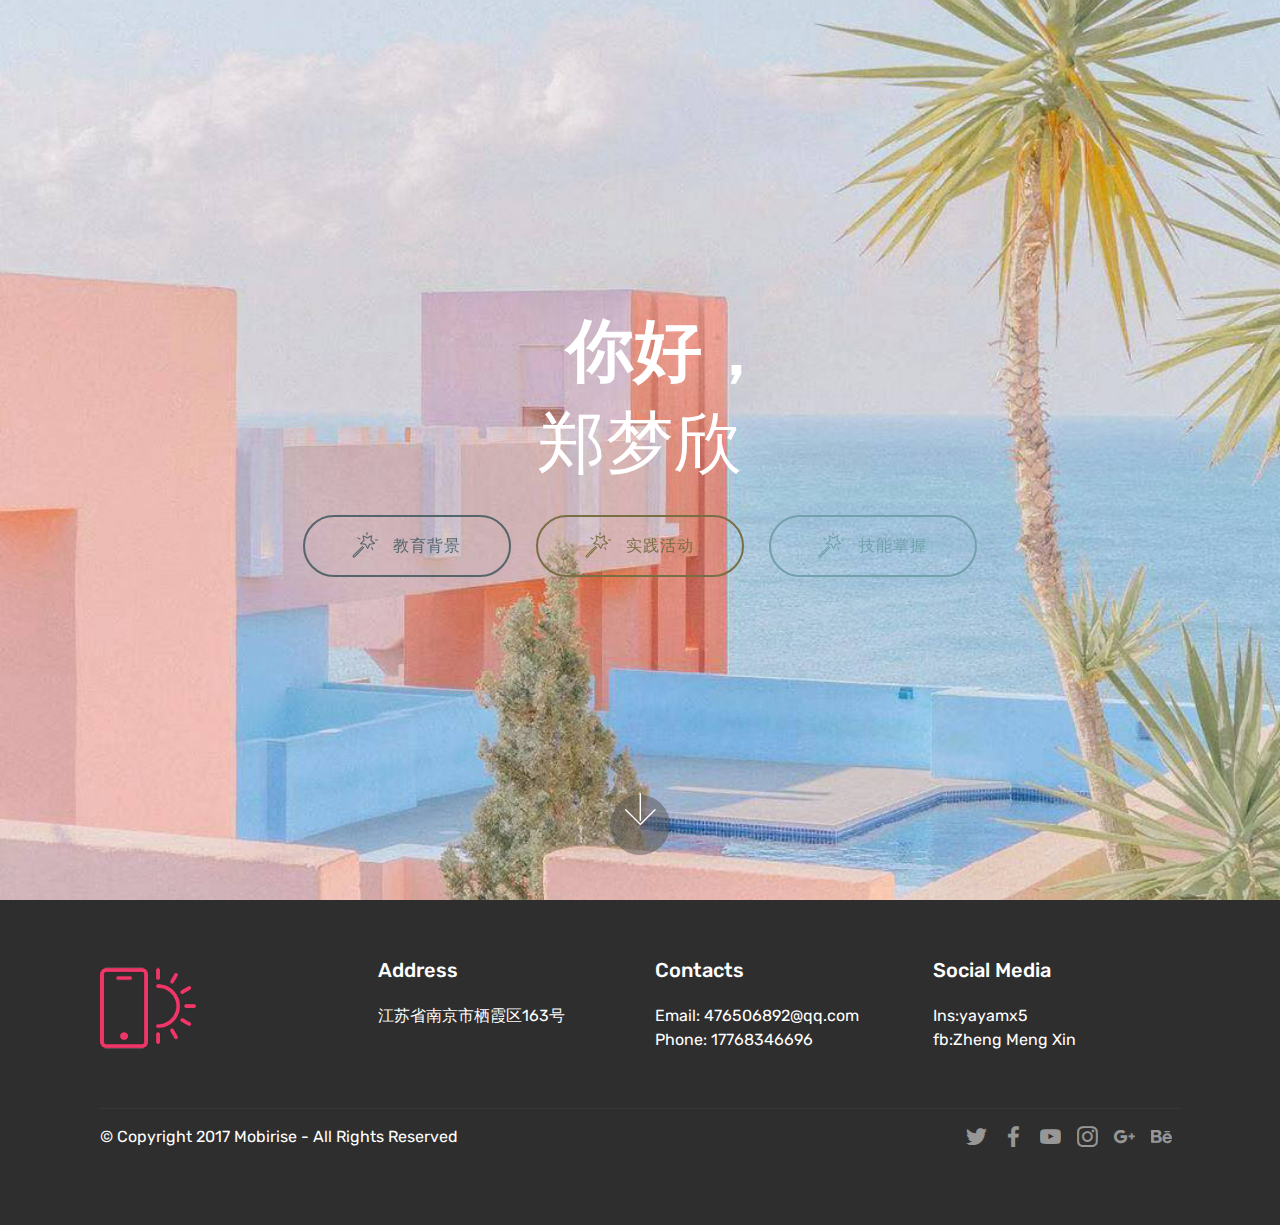
<file: index.html>
<!DOCTYPE html>
<html  >
<head>
  <!-- Site made with Mobirise Website Builder v4.10.15, https://mobirise.com -->
  <meta charset="UTF-8">
  <meta http-equiv="X-UA-Compatible" content="IE=edge">
  <meta name="generator" content="Mobirise v4.10.15, mobirise.com">
  <meta name="viewport" content="width=device-width, initial-scale=1, minimum-scale=1">
  <link rel="shortcut icon" href="assets/images/logo4.png" type="image/x-icon">
  <meta name="description" content="">
  
  <title>Home</title>
  <link rel="stylesheet" href="assets/web/assets/mobirise-icons/mobirise-icons.css">
  <link rel="stylesheet" href="assets/bootstrap/css/bootstrap.min.css">
  <link rel="stylesheet" href="assets/bootstrap/css/bootstrap-grid.min.css">
  <link rel="stylesheet" href="assets/bootstrap/css/bootstrap-reboot.min.css">
  <link rel="stylesheet" href="assets/tether/tether.min.css">
  <link rel="stylesheet" href="assets/socicon/css/styles.css">
  <link rel="stylesheet" href="assets/theme/css/style.css">
  <link rel="preload" as="style" href="assets/mobirise/css/mbr-additional.css"><link rel="stylesheet" href="assets/mobirise/css/mbr-additional.css" type="text/css">
  
  
  
</head>
<body>
  <section class="cid-qTkA127IK8 mbr-fullscreen mbr-parallax-background" id="header2-1">

    

    

    <div class="container align-center">
        <div class="row justify-content-md-center">
            <div class="mbr-white col-md-10">
                <h1 class="mbr-section-title mbr-bold pb-3 mbr-fonts-style display-1">&nbsp; &nbsp; 你好，</h1>
                
                <p class="mbr-text pb-3 mbr-fonts-style display-1">郑梦欣</p>
                <div class="mbr-section-btn"><a class="btn btn-md btn-warning-outline display-4" href="page1.html#counters5-f" target="_blank"><span class="mbri-magic-stick mbr-iconfont mbr-iconfont-btn"></span>教育背景</a>
                    <a class="btn btn-md btn-danger-outline display-4" href="page2.html" target="_blank"><span class="mbri-magic-stick mbr-iconfont mbr-iconfont-btn"></span>实践活动</a>  <a class="btn btn-md btn-info-outline display-4" href="page3.html" target="_blank"><span class="mbri-magic-stick mbr-iconfont mbr-iconfont-btn"></span>技能掌握</a></div>
            </div>
        </div>
    </div>
    <div class="mbr-arrow hidden-sm-down" aria-hidden="true">
        <a href="#next">
            <i class="mbri-down mbr-iconfont"></i>
        </a>
    </div>
</section>

<section class="engine"><a href="https://mobirise.info/j">website templates</a></section><section class="cid-qTkAaeaxX5" id="footer1-2">

    

    

    <div class="container">
        <div class="media-container-row content text-white">
            <div class="col-12 col-md-3">
                <div class="media-wrap">
                    <a href="https://mobirise.com/">
                        <img src="assets/images/logo2.png" alt="Mobirise">
                    </a>
                </div>
            </div>
            <div class="col-12 col-md-3 mbr-fonts-style display-7">
                <h5 class="pb-3">
                    Address
                </h5>
                <p class="mbr-text">江苏省南京市栖霞区163号</p>
            </div>
            <div class="col-12 col-md-3 mbr-fonts-style display-7">
                <h5 class="pb-3">
                    Contacts
                </h5>
                <p class="mbr-text">
                    Email: 476506892@qq.com
                    <br>Phone: 17768346696<br><br></p>
            </div>
            <div class="col-12 col-md-3 mbr-fonts-style display-7">
                <h5 class="pb-3">Social Media</h5>
                <p class="mbr-text">Ins:yayamx5<br>fb:Zheng Meng Xin</p>
            </div>
        </div>
        <div class="footer-lower">
            <div class="media-container-row">
                <div class="col-sm-12">
                    <hr>
                </div>
            </div>
            <div class="media-container-row mbr-white">
                <div class="col-sm-6 copyright">
                    <p class="mbr-text mbr-fonts-style display-7">
                        © Copyright 2017 Mobirise - All Rights Reserved
                    </p>
                </div>
                <div class="col-md-6">
                    <div class="social-list align-right">
                        <div class="soc-item">
                            <a href="https://twitter.com/mobirise" target="_blank">
                                <span class="socicon-twitter socicon mbr-iconfont mbr-iconfont-social"></span>
                            </a>
                        </div>
                        <div class="soc-item">
                            <a href="https://www.facebook.com/pages/Mobirise/1616226671953247" target="_blank">
                                <span class="socicon-facebook socicon mbr-iconfont mbr-iconfont-social"></span>
                            </a>
                        </div>
                        <div class="soc-item">
                            <a href="https://www.youtube.com/c/mobirise" target="_blank">
                                <span class="socicon-youtube socicon mbr-iconfont mbr-iconfont-social"></span>
                            </a>
                        </div>
                        <div class="soc-item">
                            <a href="https://instagram.com/mobirise" target="_blank">
                                <span class="socicon-instagram socicon mbr-iconfont mbr-iconfont-social"></span>
                            </a>
                        </div>
                        <div class="soc-item">
                            <a href="https://plus.google.com/u/0/+Mobirise" target="_blank">
                                <span class="socicon-googleplus socicon mbr-iconfont mbr-iconfont-social"></span>
                            </a>
                        </div>
                        <div class="soc-item">
                            <a href="https://www.behance.net/Mobirise" target="_blank">
                                <span class="socicon-behance socicon mbr-iconfont mbr-iconfont-social"></span>
                            </a>
                        </div>
                    </div>
                </div>
            </div>
        </div>
    </div>
</section>


  <script src="assets/web/assets/jquery/jquery.min.js"></script>
  <script src="assets/popper/popper.min.js"></script>
  <script src="assets/bootstrap/js/bootstrap.min.js"></script>
  <script src="assets/tether/tether.min.js"></script>
  <script src="assets/smoothscroll/smooth-scroll.js"></script>
  <script src="assets/parallax/jarallax.min.js"></script>
  <script src="assets/theme/js/script.js"></script>
  
  
</body>
</html>
</file>
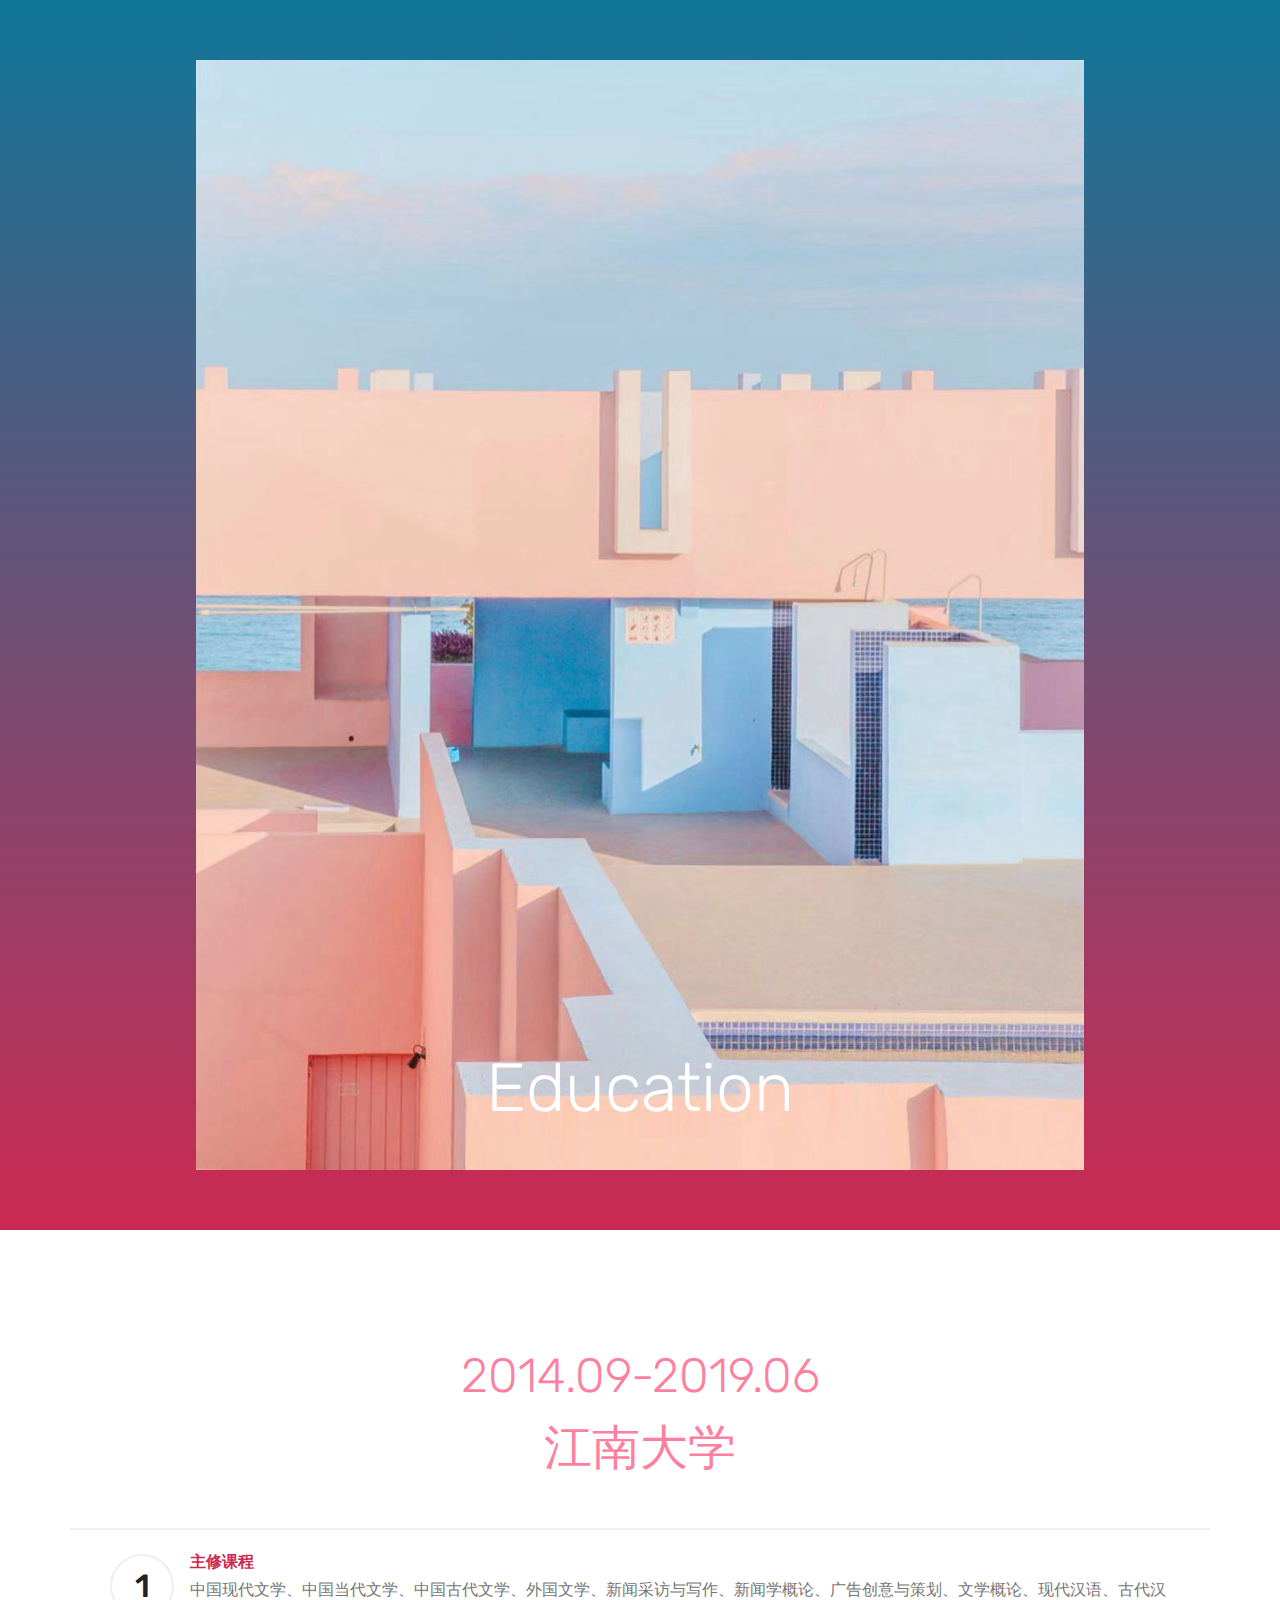
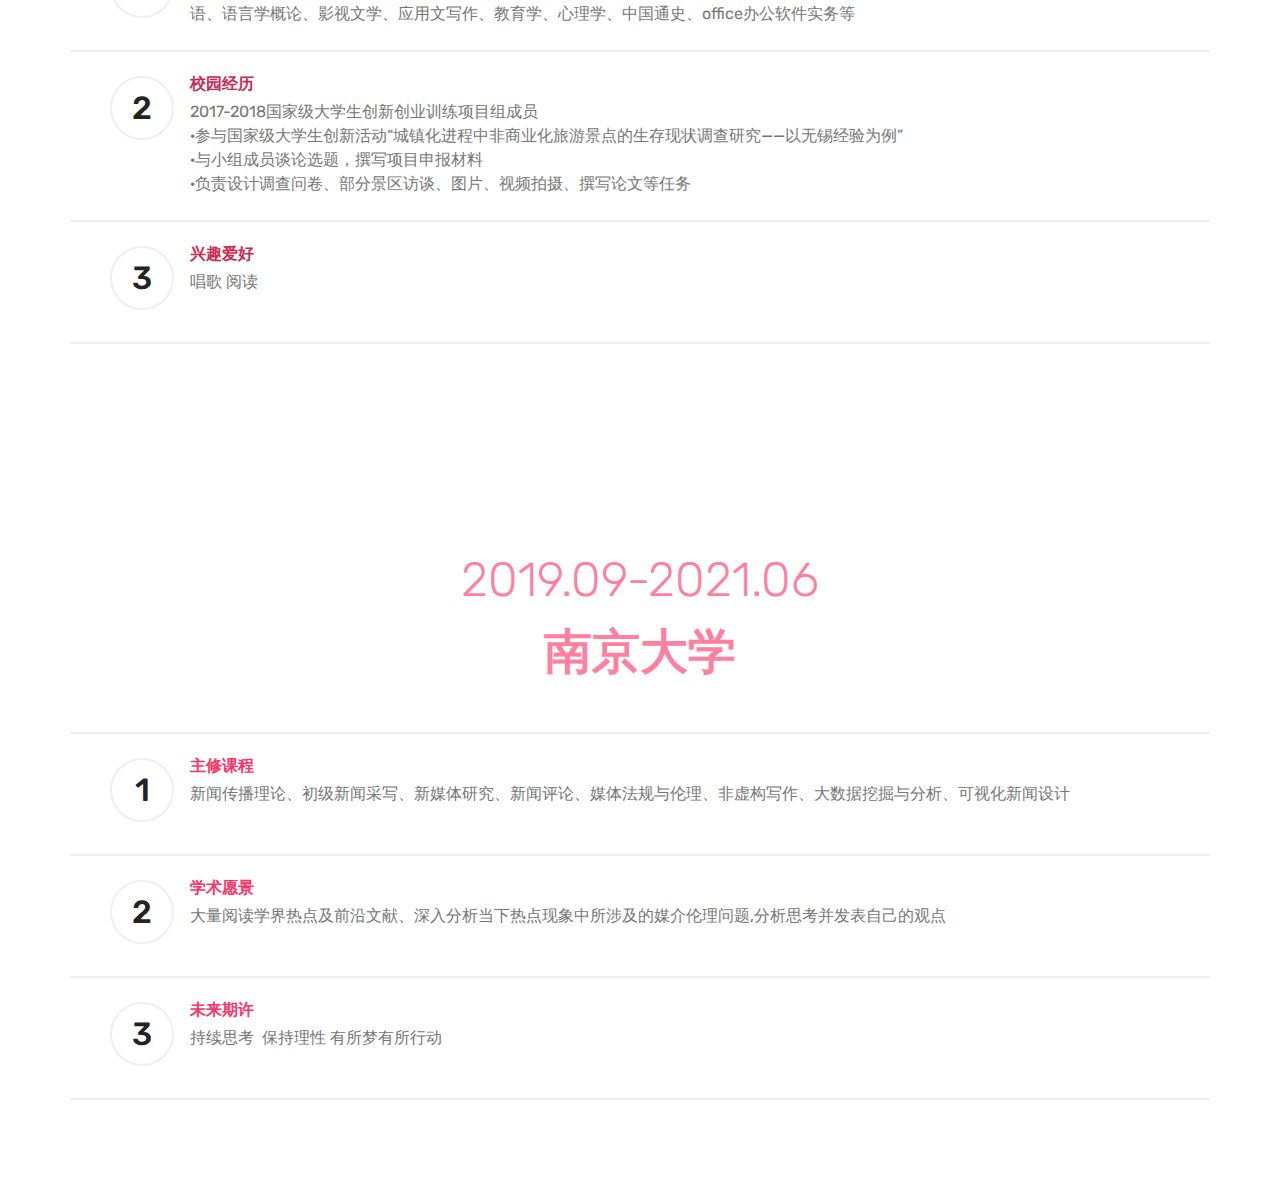
<file: page1.html>
<!DOCTYPE html>
<html  >
<head>
  <!-- Site made with Mobirise Website Builder v4.10.15, https://mobirise.com -->
  <meta charset="UTF-8">
  <meta http-equiv="X-UA-Compatible" content="IE=edge">
  <meta name="generator" content="Mobirise v4.10.15, mobirise.com">
  <meta name="viewport" content="width=device-width, initial-scale=1, minimum-scale=1">
  <link rel="shortcut icon" href="assets/images/logo4.png" type="image/x-icon">
  <meta name="description" content="Web Builder Description">
  
  <title>Education background</title>
  <link rel="stylesheet" href="assets/bootstrap/css/bootstrap.min.css">
  <link rel="stylesheet" href="assets/bootstrap/css/bootstrap-grid.min.css">
  <link rel="stylesheet" href="assets/bootstrap/css/bootstrap-reboot.min.css">
  <link rel="stylesheet" href="assets/tether/tether.min.css">
  <link rel="stylesheet" href="assets/theme/css/style.css">
  <link rel="preload" as="style" href="assets/mobirise/css/mbr-additional.css"><link rel="stylesheet" href="assets/mobirise/css/mbr-additional.css" type="text/css">
  
  
  
</head>
<body>
  <section class="cid-rDrYHyZlzd" id="image3-e">

    

    <figure class="mbr-figure container">
            <div class="image-block" style="width: 80%;">
                <img src="assets/images/-20190929182416-1080x1350.jpg" width="1400" alt="Mobirise" title="">
                <figcaption class="mbr-figure-caption mbr-figure-caption-over">
                    <div class="container pb-5 mbr-white align-center mbr-fonts-style display-1">Education</div>
                </figcaption>
            </div>
    </figure>
</section>

<section class="engine"><a href="https://mobirise.info/g">build a site for free</a></section><section class="counters5 counters cid-rDrYOvChuv" id="counters5-f">

    

    

    <div class="container pt-4 mt-2">
        <h2 class="mbr-section-title pb-3 align-center mbr-fonts-style display-2">2014.09-2019.06</h2>
        <h3 class="mbr-section-subtitle pb-5 align-center mbr-fonts-style display-2">江南大学</h3>
        <div class="row justify-content-center">
            <div class="cards-block">
                <div class="cards-container">
                    <div class="card px-3 align-left col-12">
                        <div class="panel-item p-4 d-flex">
                            <div class="card-img pr-3">
                                <h3 class="img-text d-flex align-items-center justify-content-center">
                                    1
                                </h3>
                            </div>
                            <div class="card-text">
                                <h4 class="mbr-content-title mbr-bold mbr-fonts-style display-7">主修课程</h4>
                                <p class="mbr-content-text mbr-fonts-style display-7">中国现代文学、中国当代文学、中国古代文学、外国文学、新闻采访与写作、新闻学概论、广告创意与策划、文学概论、现代汉语、古代汉语、语言学概论、影视文学、应用文写作、教育学、心理学、中国通史、office办公软件实务等</p>
                            </div>
                        </div>
                    </div>
                    <div class="card px-3 align-left col-12">
                        <div class="panel-item p-4 d-flex">
                            <div class="card-img pr-3">
                                <h3 class="img-text d-flex align-items-center justify-content-center">
                                    2
                                </h3>
                            </div>
                            <div class="card-text">
                                <h4 class="mbr-content-title mbr-bold mbr-fonts-style display-7">校园经历</h4>
                                <p class="mbr-content-text mbr-fonts-style display-7">2017-2018国家级大学生创新创业训练项目组成员<br>·参与国家级大学生创新活动“城镇化进程中非商业化旅游景点的生存现状调查研究——以无锡经验为例”
<br>·与小组成员谈论选题，撰写项目申报材料
<br>·负责设计调查问卷、部分景区访谈、图片、视频拍摄、撰写论文等任务&nbsp;<br></p>
                            </div>
                        </div>
                    </div>
                    <div class="card px-3 align-left col-12">
                        <div class="panel-item p-4 d-flex">
                            <div class="card-img pr-3">
                                <h3 class="img-text d-flex align-items-center justify-content-center">
                                    3
                                </h3>
                            </div>
                            <div class="card-text">
                                <h4 class="mbr-content-title mbr-bold mbr-fonts-style display-7">兴趣爱好</h4>
                                <p class="mbr-content-text mbr-fonts-style display-7">唱歌 阅读&nbsp;<br><br></p>
                            </div>
                        </div>
                    </div>
                    
                </div>
            </div>
        </div>
    </div>
</section>

<section class="counters5 counters cid-rDs2XOZXiA" id="counters5-h">

    

    

    <div class="container pt-4 mt-2">
        <h2 class="mbr-section-title pb-3 align-center mbr-fonts-style display-2">2019.09-2021.06</h2>
        <h3 class="mbr-section-subtitle pb-5 align-center mbr-fonts-style display-2"><strong>南京大学</strong></h3>
        <div class="row justify-content-center">
            <div class="cards-block">
                <div class="cards-container">
                    <div class="card px-3 align-left col-12">
                        <div class="panel-item p-4 d-flex">
                            <div class="card-img pr-3">
                                <h3 class="img-text d-flex align-items-center justify-content-center">
                                    1
                                </h3>
                            </div>
                            <div class="card-text">
                                <h4 class="mbr-content-title mbr-bold mbr-fonts-style display-7">主修课程</h4>
                                <p class="mbr-content-text mbr-fonts-style display-7">新闻传播理论、初级新闻采写、新媒体研究、新闻评论、媒体法规与伦理、非虚构写作、大数据挖掘与分析、可视化新闻设计</p>
                            </div>
                        </div>
                    </div>
                    <div class="card px-3 align-left col-12">
                        <div class="panel-item p-4 d-flex">
                            <div class="card-img pr-3">
                                <h3 class="img-text d-flex align-items-center justify-content-center">
                                    2
                                </h3>
                            </div>
                            <div class="card-text">
                                <h4 class="mbr-content-title mbr-bold mbr-fonts-style display-7">学术愿景</h4>
                                <p class="mbr-content-text mbr-fonts-style display-7">大量阅读学界热点及前沿文献、深入分析当下热点现象中所涉及的媒介伦理问题,分析思考并发表自己的观点</p>
                            </div>
                        </div>
                    </div>
                    <div class="card px-3 align-left col-12">
                        <div class="panel-item p-4 d-flex">
                            <div class="card-img pr-3">
                                <h3 class="img-text d-flex align-items-center justify-content-center">
                                    3
                                </h3>
                            </div>
                            <div class="card-text">
                                <h4 class="mbr-content-title mbr-bold mbr-fonts-style display-7">未来期许</h4>
                                <p class="mbr-content-text mbr-fonts-style display-7">持续思考 &nbsp;保持理性 有所梦有所行动&nbsp;</p>
                            </div>
                        </div>
                    </div>
                    
                </div>
            </div>
        </div>
    </div>
</section>


  <script src="assets/web/assets/jquery/jquery.min.js"></script>
  <script src="assets/popper/popper.min.js"></script>
  <script src="assets/bootstrap/js/bootstrap.min.js"></script>
  <script src="assets/tether/tether.min.js"></script>
  <script src="assets/smoothscroll/smooth-scroll.js"></script>
  <script src="assets/viewportchecker/jquery.viewportchecker.js"></script>
  <script src="assets/theme/js/script.js"></script>
  
  
</body>
</html>
</file>
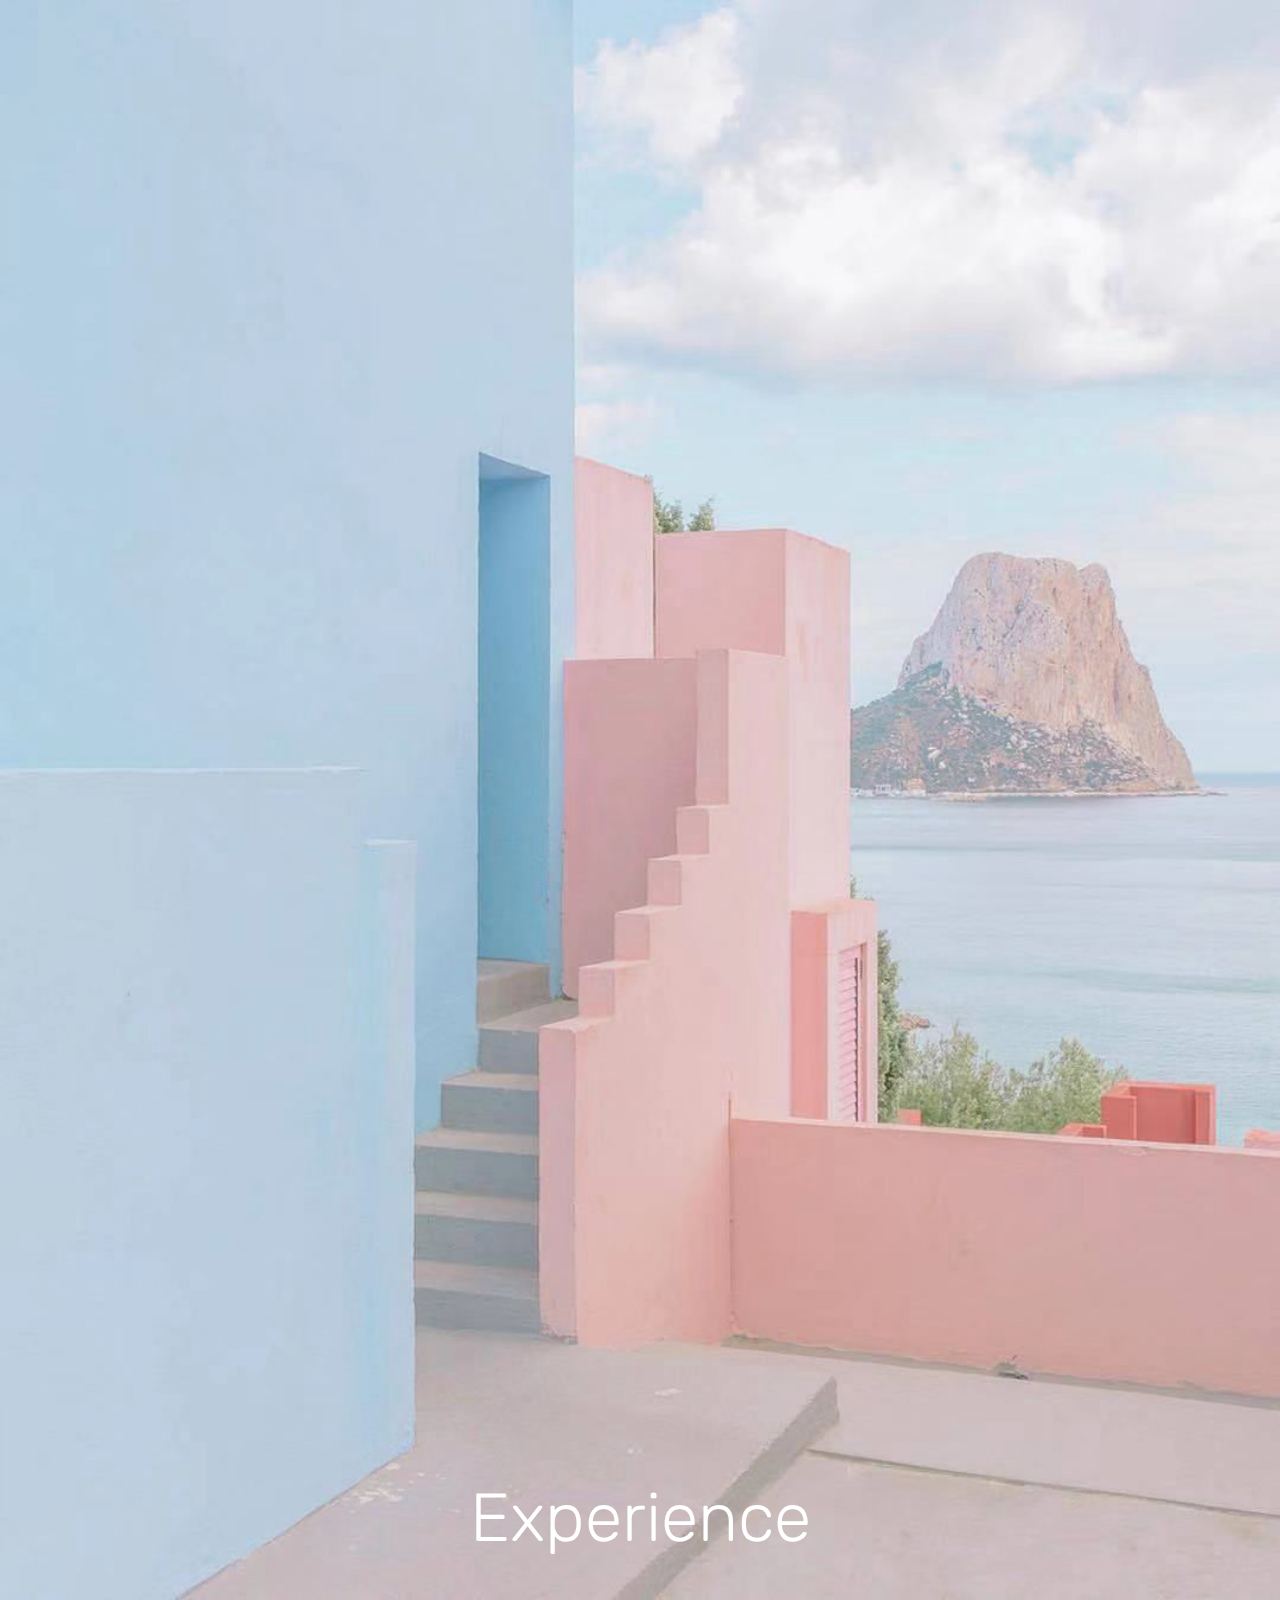
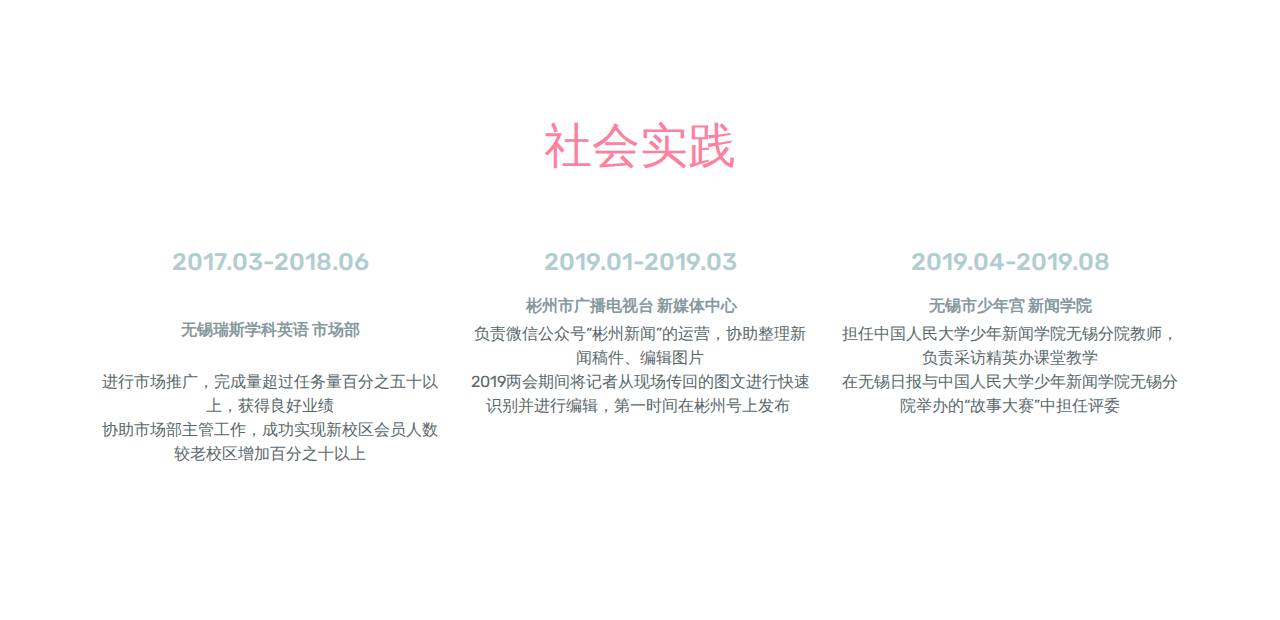
<file: page2.html>
<!DOCTYPE html>
<html  >
<head>
  <!-- Site made with Mobirise Website Builder v4.10.15, https://mobirise.com -->
  <meta charset="UTF-8">
  <meta http-equiv="X-UA-Compatible" content="IE=edge">
  <meta name="generator" content="Mobirise v4.10.15, mobirise.com">
  <meta name="viewport" content="width=device-width, initial-scale=1, minimum-scale=1">
  <link rel="shortcut icon" href="assets/images/logo4.png" type="image/x-icon">
  <meta name="description" content="Web Site Creator Description">
  
  <title>实践活动</title>
  <link rel="stylesheet" href="assets/bootstrap/css/bootstrap.min.css">
  <link rel="stylesheet" href="assets/bootstrap/css/bootstrap-grid.min.css">
  <link rel="stylesheet" href="assets/bootstrap/css/bootstrap-reboot.min.css">
  <link rel="stylesheet" href="assets/tether/tether.min.css">
  <link rel="stylesheet" href="assets/theme/css/style.css">
  <link rel="preload" as="style" href="assets/mobirise/css/mbr-additional.css"><link rel="stylesheet" href="assets/mobirise/css/mbr-additional.css" type="text/css">
  
  
  
</head>
<body>
  <section class="cid-rDseOYym5i" id="image2-j">

    

    <figure class="mbr-figure">
        <div class="image-block" style="width: 100%;">
            <img src="assets/images/-20190929182542-1080x1350.jpg" alt="Mobirise" title="">
            <figcaption class="mbr-figure-caption mbr-figure-caption-over">
                <div class="pb-5 px-3 mbr-white align-center mbr-fonts-style display-1">Experience</div>
            </figcaption>
        </div>
    </figure>
</section>

<section class="engine"><a href="https://mobirise.info/v">html templates</a></section><section class="counters6 counters cid-rDseQeKl5r" id="counters6-k">

    

    

    <div class="container pt-4 mt-2">
        <h2 class="mbr-section-title pb-3 align-center mbr-fonts-style display-2">社会实践</h2>
        <h3 class="mbr-section-subtitle pb-5 align-center mbr-fonts-style display-5"></h3>
        <div>
                <div class="cards-container">
                    <div class="card col-12 col-md-6 col-lg-4 pb-md-4">
                        <div class="panel-item align-center">
                            <div class="card-img pb-3">
                                <h3 class="img-text mbr-fonts-style display-5">
<div>2017.03-2018.06</div><div><br></div></h3>
                            </div>
                            <div class="card-text">
                                <h4 class="mbr-content-title mbr-bold mbr-fonts-style display-7">无锡瑞斯学科英语 市场部</h4>
                                <p class="mbr-content-text mbr-fonts-style display-7"><br>进行市场推广，完成量超过任务量百分之五十以上，获得良好业绩
<br>协助市场部主管工作，成功实现新校区会员人数较老校区增加百分之十以上
<br>&nbsp;<br></p>
                            </div>
                        </div>
                    </div>
                    <div class="card col-12 col-md-6 col-lg-4 pb-md-4">
                        <div class="panel-item align-center">
                            <div class="card-img pb-3">
                                <h3 class="img-text mbr-fonts-style display-5">2019.01-2019.03</h3>
                            </div>
                            <div class="card-text">
                                <h4 class="mbr-content-title mbr-bold mbr-fonts-style display-7">彬州市广播电视台 新媒体中心 &nbsp; &nbsp; &nbsp;</h4>
                                <p class="mbr-content-text mbr-fonts-style display-7">负责微信公众号“彬州新闻”的运营，协助整理新闻稿件、编辑图片
<br>2019两会期间将记者从现场传回的图文进行快速识别并进行编辑，第一时间在彬州号上发布&nbsp;<br></p>
                            </div>
                        </div>
                    </div>
                    <div class="card col-12 col-md-6 col-lg-4 last-child">
                        <div class="panel-item align-center">
                            <div class="card-img pb-3">
                                <h3 class="img-text mbr-fonts-style display-5">2019.04-2019.08</h3>
                            </div>
                            <div class="card-text">
                                <h4 class="mbr-content-title mbr-bold mbr-fonts-style display-7">无锡市少年宫 新闻学院</h4>
                                <p class="mbr-content-text mbr-fonts-style display-7">担任中国人民大学少年新闻学院无锡分院教师，负责采访精英办课堂教学<br>在无锡日报与中国人民大学少年新闻学院无锡分院举办的“故事大赛”中担任评委<br><br></p>
                            </div>
                        </div>
                    </div>
                    
                </div>
            </div>
    </div>
</section>


  <script src="assets/web/assets/jquery/jquery.min.js"></script>
  <script src="assets/popper/popper.min.js"></script>
  <script src="assets/bootstrap/js/bootstrap.min.js"></script>
  <script src="assets/tether/tether.min.js"></script>
  <script src="assets/smoothscroll/smooth-scroll.js"></script>
  <script src="assets/viewportchecker/jquery.viewportchecker.js"></script>
  <script src="assets/theme/js/script.js"></script>
  
  
</body>
</html>
</file>
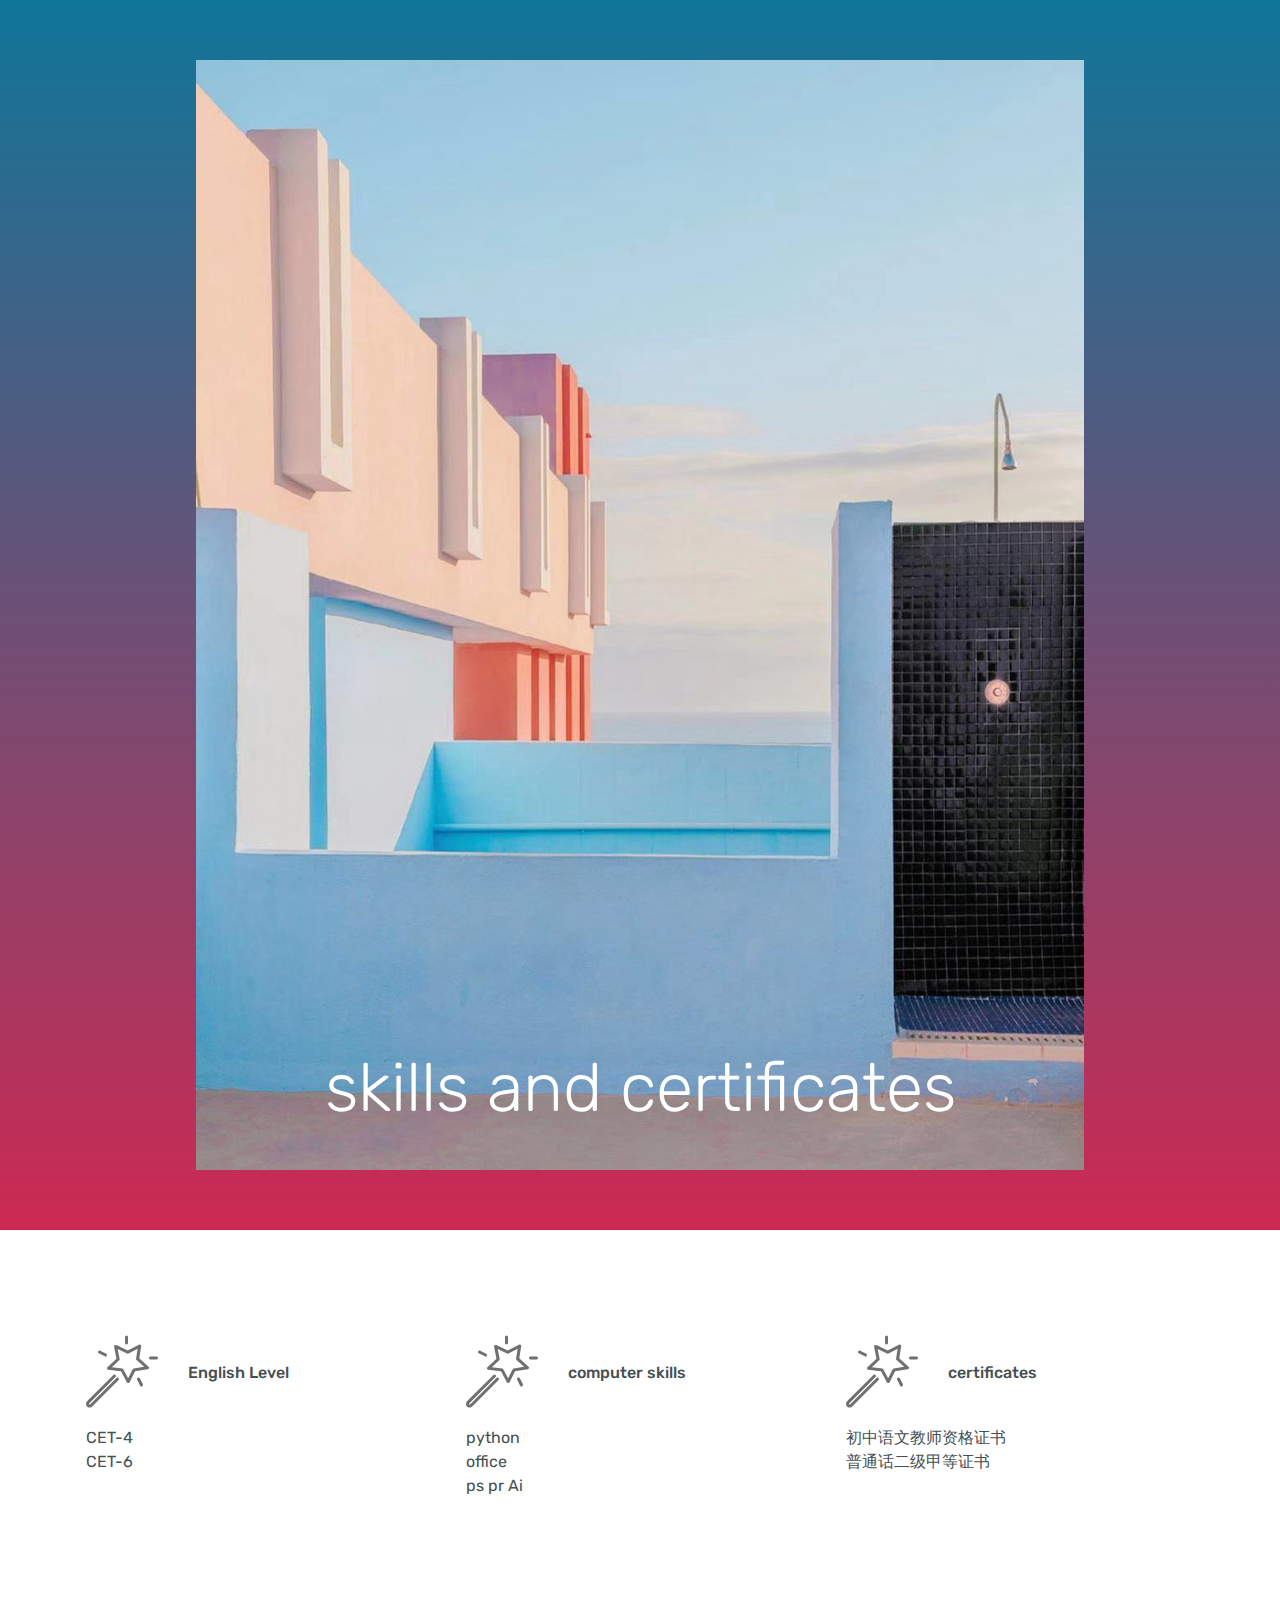
<file: page3.html>
<!DOCTYPE html>
<html  >
<head>
  <!-- Site made with Mobirise Website Builder v4.10.15, https://mobirise.com -->
  <meta charset="UTF-8">
  <meta http-equiv="X-UA-Compatible" content="IE=edge">
  <meta name="generator" content="Mobirise v4.10.15, mobirise.com">
  <meta name="viewport" content="width=device-width, initial-scale=1, minimum-scale=1">
  <link rel="shortcut icon" href="assets/images/logo4.png" type="image/x-icon">
  <meta name="description" content="Website Maker Description">
  
  <title>技能掌握</title>
  <link rel="stylesheet" href="assets/web/assets/mobirise-icons/mobirise-icons.css">
  <link rel="stylesheet" href="assets/bootstrap/css/bootstrap.min.css">
  <link rel="stylesheet" href="assets/bootstrap/css/bootstrap-grid.min.css">
  <link rel="stylesheet" href="assets/bootstrap/css/bootstrap-reboot.min.css">
  <link rel="stylesheet" href="assets/tether/tether.min.css">
  <link rel="stylesheet" href="assets/theme/css/style.css">
  <link rel="preload" as="style" href="assets/mobirise/css/mbr-additional.css"><link rel="stylesheet" href="assets/mobirise/css/mbr-additional.css" type="text/css">
  
  
  
</head>
<body>
  <section class="cid-rDsi6rOaGR" id="image3-m">

    

    <figure class="mbr-figure container">
            <div class="image-block" style="width: 80%;">
                <img src="assets/images/-20190929184126-1080x1350.jpg" width="1400" alt="Mobirise" title="">
                <figcaption class="mbr-figure-caption mbr-figure-caption-over">
                    <div class="container pb-5 mbr-white align-center mbr-fonts-style display-1">skills and certificates</div>
                </figcaption>
            </div>
    </figure>
</section>

<section class="engine"><a href="https://mobirise.info/e">how to make your own site for free</a></section><section class="features10 cid-rDsidi5fIB" id="features10-n">

    

    
    <div class="container">
        <div class="row justify-content-center">
            <div class="card p-3 col-12 col-md-6 col-lg-4">
                <div class="media mb-3">
                    <div class="card-img align-self-center">
                        <span class="mbr-iconfont mbri-magic-stick"></span>
                    </div>
                    <h4 class="card-title media-body py-3 mbr-fonts-style display-7">English Level</h4>
                </div>
                <div class="card-box">
                    <p class="mbr-text mbr-fonts-style display-7">CET-4&nbsp;<br>CET-6</p>
                </div>
            </div>

            <div class="card p-3 col-12 col-md-6 col-lg-4">
                <div class="media mb-3">
                    <div class="card-img align-self-center">
                        <span class="mbr-iconfont mbri-magic-stick"></span>
                    </div>
                    <h4 class="card-title media-body py-3 mbr-fonts-style display-7">computer skills</h4>
                </div>
                <div class="card-box">
                    <p class="mbr-text mbr-fonts-style display-7">python<br>office<br>ps pr Ai</p>
                </div>
            </div>

            <div class="card p-3 col-12 col-md-6 col-lg-4">
                <div class="media mb-3">
                    <div class="card-img align-self-center">
                        <span class="mbr-iconfont mbri-magic-stick"></span>
                    </div>
                    <h4 class="card-title media-body py-3 mbr-fonts-style display-7">certificates</h4>
                </div>
                <div class="card-box">
                    <p class="mbr-text mbr-fonts-style display-7">初中语文教师资格证书<br>普通话二级甲等证书<br><br></p>
                </div>
            </div>

            
        </div>
    </div>
</section>


  <script src="assets/web/assets/jquery/jquery.min.js"></script>
  <script src="assets/popper/popper.min.js"></script>
  <script src="assets/bootstrap/js/bootstrap.min.js"></script>
  <script src="assets/tether/tether.min.js"></script>
  <script src="assets/smoothscroll/smooth-scroll.js"></script>
  <script src="assets/theme/js/script.js"></script>
  
  
</body>
</html>
</file>
<file: assets/web/assets/mobirise-icons/mobirise-icons.css>
@font-face {
  font-family: 'MobiriseIcons';
  src:  url('mobirise-icons.eot?spat4u');
  src:  url('mobirise-icons.eot?spat4u#iefix') format('embedded-opentype'),
    url('mobirise-icons.ttf?spat4u') format('truetype'),
    url('mobirise-icons.woff?spat4u') format('woff'),
    url('mobirise-icons.svg?spat4u#MobiriseIcons') format('svg');
  font-weight: normal;
  font-style: normal;
  font-display: swap;
}

[class^="mbri-"], [class*=" mbri-"] {
  /* use !important to prevent issues with browser extensions that change fonts */
  font-family: MobiriseIcons !important;
  speak: none;
  font-style: normal;
  font-weight: normal;
  font-variant: normal;
  text-transform: none;
  line-height: 1;

  /* Better Font Rendering =========== */
  -webkit-font-smoothing: antialiased;
  -moz-osx-font-smoothing: grayscale;
}

.mbri-add-submenu:before {
  content: "\e900";
}
.mbri-alert:before {
  content: "\e901";
}
.mbri-align-center:before {
  content: "\e902";
}
.mbri-align-justify:before {
  content: "\e903";
}
.mbri-align-left:before {
  content: "\e904";
}
.mbri-align-right:before {
  content: "\e905";
}
.mbri-android:before {
  content: "\e906";
}
.mbri-apple:before {
  content: "\e907";
}
.mbri-arrow-down:before {
  content: "\e908";
}
.mbri-arrow-next:before {
  content: "\e909";
}
.mbri-arrow-prev:before {
  content: "\e90a";
}
.mbri-arrow-up:before {
  content: "\e90b";
}
.mbri-bold:before {
  content: "\e90c";
}
.mbri-bookmark:before {
  content: "\e90d";
}
.mbri-bootstrap:before {
  content: "\e90e";
}
.mbri-briefcase:before {
  content: "\e90f";
}
.mbri-browse:before {
  content: "\e910";
}
.mbri-bulleted-list:before {
  content: "\e911";
}
.mbri-calendar:before {
  content: "\e912";
}
.mbri-camera:before {
  content: "\e913";
}
.mbri-cart-add:before {
  content: "\e914";
}
.mbri-cart-full:before {
  content: "\e915";
}
.mbri-cash:before {
  content: "\e916";
}
.mbri-change-style:before {
  content: "\e917";
}
.mbri-chat:before {
  content: "\e918";
}
.mbri-clock:before {
  content: "\e919";
}
.mbri-close:before {
  content: "\e91a";
}
.mbri-cloud:before {
  content: "\e91b";
}
.mbri-code:before {
  content: "\e91c";
}
.mbri-contact-form:before {
  content: "\e91d";
}
.mbri-credit-card:before {
  content: "\e91e";
}
.mbri-cursor-click:before {
  content: "\e91f";
}
.mbri-cust-feedback:before {
  content: "\e920";
}
.mbri-database:before {
  content: "\e921";
}
.mbri-delivery:before {
  content: "\e922";
}
.mbri-desktop:before {
  content: "\e923";
}
.mbri-devices:before {
  content: "\e924";
}
.mbri-down:before {
  content: "\e925";
}
.mbri-download:before {
  content: "\e989";
}
.mbri-drag-n-drop:before {
  content: "\e927";
}
.mbri-drag-n-drop2:before {
  content: "\e928";
}
.mbri-edit:before {
  content: "\e929";
}
.mbri-edit2:before {
  content: "\e92a";
}
.mbri-error:before {
  content: "\e92b";
}
.mbri-extension:before {
  content: "\e92c";
}
.mbri-features:before {
  content: "\e92d";
}
.mbri-file:before {
  content: "\e92e";
}
.mbri-flag:before {
  content: "\e92f";
}
.mbri-folder:before {
  content: "\e930";
}
.mbri-gift:before {
  content: "\e931";
}
.mbri-github:before {
  content: "\e932";
}
.mbri-globe:before {
  content: "\e933";
}
.mbri-globe-2:before {
  content: "\e934";
}
.mbri-growing-chart:before {
  content: "\e935";
}
.mbri-hearth:before {
  content: "\e936";
}
.mbri-help:before {
  content: "\e937";
}
.mbri-home:before {
  content: "\e938";
}
.mbri-hot-cup:before {
  content: "\e939";
}
.mbri-idea:before {
  content: "\e93a";
}
.mbri-image-gallery:before {
  content: "\e93b";
}
.mbri-image-slider:before {
  content: "\e93c";
}
.mbri-info:before {
  content: "\e93d";
}
.mbri-italic:before {
  content: "\e93e";
}
.mbri-key:before {
  content: "\e93f";
}
.mbri-laptop:before {
  content: "\e940";
}
.mbri-layers:before {
  content: "\e941";
}
.mbri-left-right:before {
  content: "\e942";
}
.mbri-left:before {
  content: "\e943";
}
.mbri-letter:before {
  content: "\e944";
}
.mbri-like:before {
  content: "\e945";
}
.mbri-link:before {
  content: "\e946";
}
.mbri-lock:before {
  content: "\e947";
}
.mbri-login:before {
  content: "\e948";
}
.mbri-logout:before {
  content: "\e949";
}
.mbri-magic-stick:before {
  content: "\e94a";
}
.mbri-map-pin:before {
  content: "\e94b";
}
.mbri-menu:before {
  content: "\e94c";
}
.mbri-mobile:before {
  content: "\e94d";
}
.mbri-mobile2:before {
  content: "\e94e";
}
.mbri-mobirise:before {
  content: "\e94f";
}
.mbri-more-horizontal:before {
  content: "\e950";
}
.mbri-more-vertical:before {
  content: "\e951";
}
.mbri-music:before {
  content: "\e952";
}
.mbri-new-file:before {
  content: "\e953";
}
.mbri-numbered-list:before {
  content: "\e954";
}
.mbri-opened-folder:before {
  content: "\e955";
}
.mbri-pages:before {
  content: "\e956";
}
.mbri-paper-plane:before {
  content: "\e957";
}
.mbri-paperclip:before {
  content: "\e958";
}
.mbri-photo:before {
  content: "\e959";
}
.mbri-photos:before {
  content: "\e95a";
}
.mbri-pin:before {
  content: "\e95b";
}
.mbri-play:before {
  content: "\e95c";
}
.mbri-plus:before {
  content: "\e95d";
}
.mbri-preview:before {
  content: "\e95e";
}
.mbri-print:before {
  content: "\e95f";
}
.mbri-protect:before {
  content: "\e960";
}
.mbri-question:before {
  content: "\e961";
}
.mbri-quote-left:before {
  content: "\e962";
}
.mbri-quote-right:before {
  content: "\e963";
}
.mbri-refresh:before {
  content: "\e964";
}
.mbri-responsive:before {
  content: "\e965";
}
.mbri-right:before {
  content: "\e966";
}
.mbri-rocket:before {
  content: "\e967";
}
.mbri-sad-face:before {
  content: "\e968";
}
.mbri-sale:before {
  content: "\e969";
}
.mbri-save:before {
  content: "\e96a";
}
.mbri-search:before {
  content: "\e96b";
}
.mbri-setting:before {
  content: "\e96c";
}
.mbri-setting2:before {
  content: "\e96d";
}
.mbri-setting3:before {
  content: "\e96e";
}
.mbri-share:before {
  content: "\e96f";
}
.mbri-shopping-bag:before {
  content: "\e970";
}
.mbri-shopping-basket:before {
  content: "\e971";
}
.mbri-shopping-cart:before {
  content: "\e972";
}
.mbri-sites:before {
  content: "\e973";
}
.mbri-smile-face:before {
  content: "\e974";
}
.mbri-speed:before {
  content: "\e975";
}
.mbri-star:before {
  content: "\e976";
}
.mbri-success:before {
  content: "\e977";
}
.mbri-sun:before {
  content: "\e978";
}
.mbri-sun2:before {
  content: "\e979";
}
.mbri-tablet:before {
  content: "\e97a";
}
.mbri-tablet-vertical:before {
  content: "\e97b";
}
.mbri-target:before {
  content: "\e97c";
}
.mbri-timer:before {
  content: "\e97d";
}
.mbri-to-ftp:before {
  content: "\e97e";
}
.mbri-to-local-drive:before {
  content: "\e97f";
}
.mbri-touch-swipe:before {
  content: "\e980";
}
.mbri-touch:before {
  content: "\e981";
}
.mbri-trash:before {
  content: "\e982";
}
.mbri-underline:before {
  content: "\e983";
}
.mbri-unlink:before {
  content: "\e984";
}
.mbri-unlock:before {
  content: "\e985";
}
.mbri-up-down:before {
  content: "\e986";
}
.mbri-up:before {
  content: "\e987";
}
.mbri-update:before {
  content: "\e988";
}
.mbri-upload:before {
 content: "\e926"; 
}
.mbri-user:before {
  content: "\e98a";
}
.mbri-user2:before {
  content: "\e98b";
}
.mbri-users:before {
  content: "\e98c";
}
.mbri-video:before {
  content: "\e98d";
}
.mbri-video-play:before {
  content: "\e98e";
}
.mbri-watch:before {
  content: "\e98f";
}
.mbri-website-theme:before {
  content: "\e990";
}
.mbri-wifi:before {
  content: "\e991";
}
.mbri-windows:before {
  content: "\e992";
}
.mbri-zoom-out:before {
  content: "\e993";
}
.mbri-redo:before {
  content: "\e994";
}
.mbri-undo:before {
  content: "\e995";
}
</file>
<file: assets/socicon/css/styles.css>
@charset "UTF-8";

@font-face {
  font-family: "socicon";
  src:url("../fonts/socicon.eot");
  src:url("../fonts/socicon.eot?#iefix") format("embedded-opentype"),
    url("../fonts/socicon.woff") format("woff"),
    url("../fonts/socicon.ttf") format("truetype"),
    url("../fonts/socicon.svg#socicon") format("svg");
  font-weight: normal;
  font-style: normal;
  font-display:swap;
}

[data-icon]:before {
  font-family: "socicon" !important;
  content: attr(data-icon);
  font-style: normal !important;
  font-weight: normal !important;
  font-variant: normal !important;
  text-transform: none !important;
  speak: none;
  line-height: 1;
  -webkit-font-smoothing: antialiased;
  -moz-osx-font-smoothing: grayscale;
}

[class^="socicon-"]:before,
[class*=" socicon-"]:before {
  font-family: "socicon" !important;
  font-style: normal !important;
  font-weight: normal !important;
  font-variant: normal !important;
  text-transform: none !important;
  speak: none;
  line-height: 1;
  -webkit-font-smoothing: antialiased;
  -moz-osx-font-smoothing: grayscale;
}

.socicon-modelmayhem:before {
  content: "\e000";
}
.socicon-mixcloud:before {
  content: "\e001";
}
.socicon-drupal:before {
  content: "\e002";
}
.socicon-swarm:before {
  content: "\e003";
}
.socicon-istock:before {
  content: "\e004";
}
.socicon-yammer:before {
  content: "\e005";
}
.socicon-ello:before {
  content: "\e006";
}
.socicon-stackoverflow:before {
  content: "\e007";
}
.socicon-persona:before {
  content: "\e008";
}
.socicon-triplej:before {
  content: "\e009";
}
.socicon-houzz:before {
  content: "\e00a";
}
.socicon-rss:before {
  content: "\e00b";
}
.socicon-paypal:before {
  content: "\e00c";
}
.socicon-odnoklassniki:before {
  content: "\e00d";
}
.socicon-airbnb:before {
  content: "\e00e";
}
.socicon-periscope:before {
  content: "\e00f";
}
.socicon-outlook:before {
  content: "\e010";
}
.socicon-coderwall:before {
  content: "\e011";
}
.socicon-tripadvisor:before {
  content: "\e012";
}
.socicon-appnet:before {
  content: "\e013";
}
.socicon-goodreads:before {
  content: "\e014";
}
.socicon-tripit:before {
  content: "\e015";
}
.socicon-lanyrd:before {
  content: "\e016";
}
.socicon-slideshare:before {
  content: "\e017";
}
.socicon-buffer:before {
  content: "\e018";
}
.socicon-disqus:before {
  content: "\e019";
}
.socicon-vkontakte:before {
  content: "\e01a";
}
.socicon-whatsapp:before {
  content: "\e01b";
}
.socicon-patreon:before {
  content: "\e01c";
}
.socicon-storehouse:before {
  content: "\e01d";
}
.socicon-pocket:before {
  content: "\e01e";
}
.socicon-mail:before {
  content: "\e01f";
}
.socicon-blogger:before {
  content: "\e020";
}
.socicon-technorati:before {
  content: "\e021";
}
.socicon-reddit:before {
  content: "\e022";
}
.socicon-dribbble:before {
  content: "\e023";
}
.socicon-stumbleupon:before {
  content: "\e024";
}
.socicon-digg:before {
  content: "\e025";
}
.socicon-envato:before {
  content: "\e026";
}
.socicon-behance:before {
  content: "\e027";
}
.socicon-delicious:before {
  content: "\e028";
}
.socicon-deviantart:before {
  content: "\e029";
}
.socicon-forrst:before {
  content: "\e02a";
}
.socicon-play:before {
  content: "\e02b";
}
.socicon-zerply:before {
  content: "\e02c";
}
.socicon-wikipedia:before {
  content: "\e02d";
}
.socicon-apple:before {
  content: "\e02e";
}
.socicon-flattr:before {
  content: "\e02f";
}
.socicon-github:before {
  content: "\e030";
}
.socicon-renren:before {
  content: "\e031";
}
.socicon-friendfeed:before {
  content: "\e032";
}
.socicon-newsvine:before {
  content: "\e033";
}
.socicon-identica:before {
  content: "\e034";
}
.socicon-bebo:before {
  content: "\e035";
}
.socicon-zynga:before {
  content: "\e036";
}
.socicon-steam:before {
  content: "\e037";
}
.socicon-xbox:before {
  content: "\e038";
}
.socicon-windows:before {
  content: "\e039";
}
.socicon-qq:before {
  content: "\e03a";
}
.socicon-douban:before {
  content: "\e03b";
}
.socicon-meetup:before {
  content: "\e03c";
}
.socicon-playstation:before {
  content: "\e03d";
}
.socicon-android:before {
  content: "\e03e";
}
.socicon-snapchat:before {
  content: "\e03f";
}
.socicon-twitter:before {
  content: "\e040";
}
.socicon-facebook:before {
  content: "\e041";
}
.socicon-googleplus:before {
  content: "\e042";
}
.socicon-pinterest:before {
  content: "\e043";
}
.socicon-foursquare:before {
  content: "\e044";
}
.socicon-yahoo:before {
  content: "\e045";
}
.socicon-skype:before {
  content: "\e046";
}
.socicon-yelp:before {
  content: "\e047";
}
.socicon-feedburner:before {
  content: "\e048";
}
.socicon-linkedin:before {
  content: "\e049";
}
.socicon-viadeo:before {
  content: "\e04a";
}
.socicon-xing:before {
  content: "\e04b";
}
.socicon-myspace:before {
  content: "\e04c";
}
.socicon-soundcloud:before {
  content: "\e04d";
}
.socicon-spotify:before {
  content: "\e04e";
}
.socicon-grooveshark:before {
  content: "\e04f";
}
.socicon-lastfm:before {
  content: "\e050";
}
.socicon-youtube:before {
  content: "\e051";
}
.socicon-vimeo:before {
  content: "\e052";
}
.socicon-dailymotion:before {
  content: "\e053";
}
.socicon-vine:before {
  content: "\e054";
}
.socicon-flickr:before {
  content: "\e055";
}
.socicon-500px:before {
  content: "\e056";
}
.socicon-wordpress:before {
  content: "\e058";
}
.socicon-tumblr:before {
  content: "\e059";
}
.socicon-twitch:before {
  content: "\e05a";
}
.socicon-8tracks:before {
  content: "\e05b";
}
.socicon-amazon:before {
  content: "\e05c";
}
.socicon-icq:before {
  content: "\e05d";
}
.socicon-smugmug:before {
  content: "\e05e";
}
.socicon-ravelry:before {
  content: "\e05f";
}
.socicon-weibo:before {
  content: "\e060";
}
.socicon-baidu:before {
  content: "\e061";
}
.socicon-angellist:before {
  content: "\e062";
}
.socicon-ebay:before {
  content: "\e063";
}
.socicon-imdb:before {
  content: "\e064";
}
.socicon-stayfriends:before {
  content: "\e065";
}
.socicon-residentadvisor:before {
  content: "\e066";
}
.socicon-google:before {
  content: "\e067";
}
.socicon-yandex:before {
  content: "\e068";
}
.socicon-sharethis:before {
  content: "\e069";
}
.socicon-bandcamp:before {
  content: "\e06a";
}
.socicon-itunes:before {
  content: "\e06b";
}
.socicon-deezer:before {
  content: "\e06c";
}
.socicon-telegram:before {
  content: "\e06e";
}
.socicon-openid:before {
  content: "\e06f";
}
.socicon-amplement:before {
  content: "\e070";
}
.socicon-viber:before {
  content: "\e071";
}
.socicon-zomato:before {
  content: "\e072";
}
.socicon-draugiem:before {
  content: "\e074";
}
.socicon-endomodo:before {
  content: "\e075";
}
.socicon-filmweb:before {
  content: "\e076";
}
.socicon-stackexchange:before {
  content: "\e077";
}
.socicon-wykop:before {
  content: "\e078";
}
.socicon-teamspeak:before {
  content: "\e079";
}
.socicon-teamviewer:before {
  content: "\e07a";
}
.socicon-ventrilo:before {
  content: "\e07b";
}
.socicon-younow:before {
  content: "\e07c";
}
.socicon-raidcall:before {
  content: "\e07d";
}
.socicon-mumble:before {
  content: "\e07e";
}
.socicon-medium:before {
  content: "\e06d";
}
.socicon-bebee:before {
  content: "\e07f";
}
.socicon-hitbox:before {
  content: "\e080";
}
.socicon-reverbnation:before {
  content: "\e081";
}
.socicon-formulr:before {
  content: "\e082";
}
.socicon-instagram:before {
  content: "\e057";
}
.socicon-battlenet:before {
  content: "\e083";
}
.socicon-chrome:before {
  content: "\e084";
}
.socicon-discord:before {
  content: "\e086";
}
.socicon-issuu:before {
  content: "\e087";
}
.socicon-macos:before {
  content: "\e088";
}
.socicon-firefox:before {
  content: "\e089";
}
.socicon-opera:before {
  content: "\e08d";
}
.socicon-keybase:before {
  content: "\e090";
}
.socicon-alliance:before {
  content: "\e091";
}
.socicon-livejournal:before {
  content: "\e092";
}
.socicon-googlephotos:before {
  content: "\e093";
}
.socicon-horde:before {
  content: "\e094";
}
.socicon-etsy:before {
  content: "\e095";
}
.socicon-zapier:before {
  content: "\e096";
}
.socicon-google-scholar:before {
  content: "\e097";
}
.socicon-researchgate:before {
  content: "\e098";
}
.socicon-wechat:before {
  content: "\e099";
}
.socicon-strava:before {
  content: "\e09a";
}
.socicon-line:before {
  content: "\e09b";
}
.socicon-lyft:before {
  content: "\e09c";
}
.socicon-uber:before {
  content: "\e09d";
}
.socicon-songkick:before {
  content: "\e09e";
}
.socicon-viewbug:before {
  content: "\e09f";
}
.socicon-googlegroups:before {
  content: "\e0a0";
}
.socicon-quora:before {
  content: "\e073";
}
.socicon-diablo:before {
  content: "\e085";
}
.socicon-blizzard:before {
  content: "\e0a1";
}
.socicon-hearthstone:before {
  content: "\e08b";
}
.socicon-heroes:before {
  content: "\e08a";
}
.socicon-overwatch:before {
  content: "\e08c";
}
.socicon-warcraft:before {
  content: "\e08e";
}
.socicon-starcraft:before {
  content: "\e08f";
}
.socicon-beam:before {
  content: "\e0a2";
}
.socicon-curse:before {
  content: "\e0a3";
}
.socicon-player:before {
  content: "\e0a4";
}
.socicon-streamjar:before {
  content: "\e0a5";
}
.socicon-nintendo:before {
  content: "\e0a6";
}
.socicon-hellocoton:before {
  content: "\e0a7";
}
</file>
<file: assets/theme/css/style.css>
/*!
 * Mobirise v4 theme (https://mobirise.com/)
 * Copyright 2017 Mobirise
 */
section {
  background-color: #eeeeee;
}

body {
  font-style: normal;
  line-height: 1.5;
}

section,
.container,
.container-fluid {
  position: relative;
  word-wrap: break-word;
}

a.mbr-iconfont:hover {
  text-decoration: none;
}

.article .lead p,
.article .lead ul,
.article .lead ol,
.article .lead pre,
.article .lead blockquote {
  margin-bottom: 0;
}

ul,
ol,
pre,
blockquote {
  margin-bottom: 2.3125rem;
}

pre {
  background: #f4f4f4;
  padding: 10px 24px;
  white-space: pre-wrap;
}

.inactive {
  -webkit-user-select: none;
  -moz-user-select: none;
  -ms-user-select: none;
  user-select: none;
  pointer-events: none;
  -webkit-user-drag: none;
  user-drag: none;
}

.mbr-section__comments .row {
  justify-content: center;
  -webkit-justify-content: center;
}

a {
  font-style: normal;
  font-weight: 400;
  cursor: pointer;
}

a, a:hover {
  text-decoration: none;
}

figure {
  margin-bottom: 0;
}

body {
  color: #232323;
}

h1,
h2,
h3,
h4,
h5,
h6,
.h1,
.h2,
.h3,
.h4,
.h5,
.h6,
.display-1,
.display-2,
.display-3,
.display-4 {
  line-height: 1;
  word-break: break-word;
  word-wrap: break-word;
}

b,
strong {
  font-weight: bold;
}

blockquote {
  padding: 10px 0 10px 20px;
  position: relative;
  border-left: 2px solid;
  border-color: #ff3366;
}

input:-webkit-autofill, input:-webkit-autofill:hover, input:-webkit-autofill:focus, input:-webkit-autofill:active {
  transition-delay: 9999s;
  transition-property: background-color, color;
}

textarea[type='hidden'] {
  display: none;
}

body {
  position: relative;
}

section {
  background-position: 50% 50%;
  background-repeat: no-repeat;
  background-size: cover;
}

section .mbr-background-video,
section .mbr-background-video-preview {
  position: absolute;
  bottom: 0;
  left: 0;
  right: 0;
  top: 0;
}

.hidden {
  visibility: hidden;
}

.mbr-z-index20 {
  z-index: 20;
}

/*! Base colors */
.mbr-white {
  color: #ffffff;
}

.mbr-black {
  color: #000000;
}

.mbr-bg-white {
  background-color: #ffffff;
}

.mbr-bg-black {
  background-color: #000000;
}

/*! Text-aligns */
.align-left {
  text-align: left;
}

.align-center {
  text-align: center;
}

.align-right {
  text-align: right;
}

@media (max-width: 767px) {
  .align-left,
  .align-center,
  .align-right,
  .mbr-section-btn,
  .mbr-section-title {
    text-align: center;
  }
}

/*! Font-weight  */
.mbr-light {
  font-weight: 300;
}

.mbr-regular {
  font-weight: 400;
}

.mbr-semibold {
  font-weight: 500;
}

.mbr-bold {
  font-weight: 700;
}

/*! Media  */
.media-size-item {
  -webkit-flex: 1 1 auto;
  -moz-flex: 1 1 auto;
  -ms-flex: 1 1 auto;
  -o-flex: 1 1 auto;
  flex: 1 1 auto;
}

.media-content {
  -webkit-flex-basis: 100%;
  flex-basis: 100%;
}

.media-container-row {
  display: -ms-flexbox;
  display: -webkit-flex;
  display: flex;
  -webkit-flex-direction: row;
  -ms-flex-direction: row;
  flex-direction: row;
  -webkit-flex-wrap: wrap;
  -ms-flex-wrap: wrap;
  flex-wrap: wrap;
  -webkit-justify-content: center;
  -ms-flex-pack: center;
  justify-content: center;
  -webkit-align-content: center;
  -ms-flex-line-pack: center;
  align-content: center;
  -webkit-align-items: start;
  -ms-flex-align: start;
  align-items: start;
}

.media-container-row .media-size-item {
  width: 400px;
}

.media-container-column {
  display: -ms-flexbox;
  display: -webkit-flex;
  display: flex;
  -webkit-flex-direction: column;
  -ms-flex-direction: column;
  flex-direction: column;
  -webkit-flex-wrap: wrap;
  -ms-flex-wrap: wrap;
  flex-wrap: wrap;
  -webkit-justify-content: center;
  -ms-flex-pack: center;
  justify-content: center;
  -webkit-align-content: center;
  -ms-flex-line-pack: center;
  align-content: center;
  -webkit-align-items: stretch;
  -ms-flex-align: stretch;
  align-items: stretch;
}

.media-container-column > * {
  width: 100%;
}

@media (min-width: 992px) {
  .media-container-row {
    -webkit-flex-wrap: nowrap;
    -ms-flex-wrap: nowrap;
    flex-wrap: nowrap;
  }
}

figure {
  overflow: hidden;
}

figure[mbr-media-size] {
  transition: width 0.1s;
}

.mbr-figure img,
.mbr-figure iframe {
  display: block;
  width: 100%;
}

.card {
  background-color: transparent;
  border: none;
}

.card-box {
  width: 100%;
}

.card-img {
  text-align: center;
  flex-shrink: 0;
  -webkit-flex-shrink: 0;
}

.media {
  max-width: 100%;
  margin: 0 auto;
}

.mbr-figure {
  -ms-flex-item-align: center;
  -ms-grid-row-align: center;
  -webkit-align-self: center;
  align-self: center;
}

.media-container > div {
  max-width: 100%;
}

.mbr-figure img,
.card-img img {
  width: 100%;
}

@media (max-width: 991px) {
  .media-size-item {
    width: auto !important;
  }
  .media {
    width: auto;
  }
  .mbr-figure {
    width: 100% !important;
  }
}

/*! Buttons */
.btn {
  font-weight: 500;
  border-width: 2px;
  font-style: normal;
  letter-spacing: 1px;
  margin: .4rem .8rem;
  white-space: normal;
  -webkit-transition: all .3s ease-in-out;
  -moz-transition: all .3s ease-in-out;
  transition: all .3s ease-in-out;
  display: inline-flex;
  align-items: center;
  justify-content: center;
  word-break: break-word;
  -webkit-align-items: center;
  -webkit-justify-content: center;
  display: -webkit-inline-flex;
}

.btn-sm {
  font-weight: 500;
  letter-spacing: 1px;
  -webkit-transition: all .3s ease-in-out;
  -moz-transition: all .3s ease-in-out;
  transition: all .3s ease-in-out;
}

.btn-md {
  font-weight: 500;
  letter-spacing: 1px;
  margin: .4rem .8rem !important;
  -webkit-transition: all .3s ease-in-out;
  -moz-transition: all .3s ease-in-out;
  transition: all .3s ease-in-out;
}

.btn-lg {
  font-weight: 500;
  letter-spacing: 1px;
  margin: .4rem .8rem !important;
  -webkit-transition: all .3s ease-in-out;
  -moz-transition: all .3s ease-in-out;
  transition: all .3s ease-in-out;
}

.mbr-section-btn {
  margin-left: -0.25rem;
  margin-right: -0.25rem;
  font-size: 0;
}

nav .mbr-section-btn {
  margin-left: 0rem;
  margin-right: 0rem;
}

.btn-form {
  border-radius: 0;
}

.btn-form:hover {
  cursor: pointer;
}

/*! Btn icon margin */
.btn .mbr-iconfont,
.btn.btn-sm .mbr-iconfont {
  cursor: pointer;
  margin-right: 0.5rem;
}

.btn.btn-md .mbr-iconfont,
.btn.btn-md .mbr-iconfont {
  margin-right: 0.8rem;
}

.mbr-regular {
  font-weight: 400;
}

.mbr-semibold {
  font-weight: 500;
}

.mbr-bold {
  font-weight: 700;
}

[type='submit'] {
  -webkit-appearance: none;
}

/*! Full-screen */
.mbr-fullscreen .mbr-overlay {
  min-height: 100vh;
}

.mbr-fullscreen {
  display: flex;
  display: -webkit-flex;
  display: -moz-flex;
  display: -ms-flex;
  display: -o-flex;
  align-items: center;
  -webkit-align-items: center;
  min-height: 100vh;
  padding-top: 3rem;
  padding-bottom: 3rem;
}

/*! Map */
.map {
  height: 25rem;
  position: relative;
}

.map iframe {
  width: 100%;
  height: 100%;
}

.mbr-overlay {
  background-color: #000;
  bottom: 0;
  left: 0;
  opacity: .5;
  position: absolute;
  right: 0;
  top: 0;
  z-index: 0;
  pointer-events: none;
}

/* Form */
blockquote {
  font-style: italic;
  padding: 10px 0 10px 20px;
  font-size: 1.09rem;
  position: relative;
  border-width: 3px;
}

.form-control {
  background-color: #f5f5f5;
  box-shadow: none;
  color: #565656;
  line-height: 1.43;
  min-height: 3.5em;
  padding: 1.07em .5em;
}

.form-control, .form-control:focus {
  border: 1px solid #e8e8e8;
}

.form-active .form-control:invalid {
  border-color: red;
}

.form-control-label {
  position: relative;
  cursor: pointer;
  margin-bottom: .357em;
  padding: 0;
}

.alert {
  color: #ffffff;
  border-radius: 0;
  border: 0;
  font-size: .875rem;
  line-height: 1.5;
  margin-bottom: 1.875rem;
  padding: 1.25rem;
  position: relative;
}

.alert.alert-form::after {
  background-color: inherit;
  bottom: -7px;
  content: "";
  display: block;
  height: 14px;
  left: 50%;
  margin-left: -7px;
  position: absolute;
  transform: rotate(45deg);
  width: 14px;
  -webkit-transform: rotate(45deg);
}

.form-asterisk {
  font-family: initial;
  position: absolute;
  top: -2px;
  font-weight: normal;
}

/*! Scroll to top arrow */
#scrollToTop a i:before {
  content: '';
  position: absolute;
  height: 40%;
  top: 25%;
  background: #fff;
  width: 2px;
  left: calc(50% - 1px);
}

#scrollToTop a i:after {
  content: '';
  position: absolute;
  display: block;
  border-top: 2px solid #fff;
  border-right: 2px solid #fff;
  width: 40%;
  height: 40%;
  left: 30%;
  bottom: 30%;
  transform: rotate(135deg);
  -webkit-transform: rotate(135deg);
}

.mbr-arrow-up {
  bottom: 25px;
  right: 90px;
  position: fixed;
  text-align: right;
  z-index: 5000;
  color: #ffffff;
  font-size: 32px;
  transform: rotate(180deg);
  -webkit-transform: rotate(180deg);
}

.mbr-arrow-up a {
  background: rgba(0, 0, 0, 0.2);
  border-radius: 3px;
  color: #fff;
  display: inline-block;
  height: 60px;
  width: 60px;
  outline-style: none !important;
  position: relative;
  text-decoration: none;
  transition: all 0.3s ease-in-out;
  cursor: pointer;
  text-align: center;
}

.mbr-arrow-up a:hover {
  background-color: rgba(0, 0, 0, 0.4);
}

.mbr-arrow-up a i {
  line-height: 60px;
}

.mbr-arrow-up-icon {
  display: block;
  color: #fff;
}

.mbr-arrow-up-icon::before {
  content: '\203a';
  display: inline-block;
  font-family: serif;
  font-size: 32px;
  line-height: 1;
  font-style: normal;
  position: relative;
  top: 6px;
  left: -4px;
  -webkit-transform: rotate(-90deg);
  transform: rotate(-90deg);
}

/*! Arrow Down */
.mbr-arrow {
  position: absolute;
  bottom: 45px;
  left: 50%;
  width: 60px;
  height: 60px;
  cursor: pointer;
  background-color: rgba(80, 80, 80, 0.5);
  border-radius: 50%;
  -webkit-transform: translateX(-50%);
  transform: translateX(-50%);
}

.mbr-arrow > a {
  display: inline-block;
  text-decoration: none;
  outline-style: none;
  -webkit-animation: arrowdown 1.7s ease-in-out infinite;
  animation: arrowdown 1.7s ease-in-out infinite;
}

.mbr-arrow > a > i {
  position: absolute;
  top: -2px;
  left: 15px;
  font-size: 2rem;
}

@keyframes arrowdown {
  0% {
    transform: translateY(0px);
    -webkit-transform: translateY(0px);
  }
  50% {
    transform: translateY(-5px);
    -webkit-transform: translateY(-5px);
  }
  100% {
    transform: translateY(0px);
    -webkit-transform: translateY(0px);
  }
}

@-webkit-keyframes arrowdown {
  0% {
    transform: translateY(0px);
    -webkit-transform: translateY(0px);
  }
  50% {
    transform: translateY(-5px);
    -webkit-transform: translateY(-5px);
  }
  100% {
    transform: translateY(0px);
    -webkit-transform: translateY(0px);
  }
}

@media (max-width: 500px) {
  .mbr-arrow-up {
    left: 50%;
    right: auto;
    transform: translateX(-50%) rotate(180deg);
    -webkit-transform: translateX(-50%) rotate(180deg);
  }
}

/*Gradients animation*/
@keyframes gradient-animation {
  from {
    background-position: 0% 100%;
    animation-timing-function: ease-in-out;
  }
  to {
    background-position: 100% 0%;
    animation-timing-function: ease-in-out;
  }
}

@-webkit-keyframes gradient-animation {
  from {
    background-position: 0% 100%;
    animation-timing-function: ease-in-out;
  }
  to {
    background-position: 100% 0%;
    animation-timing-function: ease-in-out;
  }
}

.bg-gradient {
  background-size: 200% 200%;
  animation: gradient-animation 5s infinite alternate;
  -webkit-animation: gradient-animation 5s infinite alternate;
}

.menu .navbar-brand {
  display: -webkit-flex;
}

.menu .navbar-brand span {
  display: flex;
  display: -webkit-flex;
}

.menu .navbar-brand .navbar-caption-wrap {
  display: -webkit-flex;
}

.menu .navbar-brand .navbar-logo img {
  display: -webkit-flex;
}

@media (min-width: 768px) and (max-width: 1023px) {
  .menu .navbar-toggleable-sm .navbar-nav {
    display: -webkit-box;
    display: -webkit-flex;
    display: -ms-flexbox;
  }
}

@media (max-width: 1023px) {
  .menu .navbar-collapse {
    max-height: 93.5vh;
  }
  .menu .navbar-collapse.show {
    overflow: auto;
  }
}

@media (min-width: 1024px) {
  .menu .navbar-nav.nav-dropdown {
    display: -webkit-flex;
  }
  .menu .navbar-toggleable-sm .navbar-collapse {
    display: -webkit-flex !important;
  }
  .menu .collapsed .navbar-collapse {
    max-height: 93.5vh;
  }
  .menu .collapsed .navbar-collapse.show {
    overflow: auto;
  }
}

@media (max-width: 767px) {
  .menu .navbar-collapse {
    max-height: 80vh;
  }
}

/* Others*/
.note-check a[data-value=Rubik] {
  font-style: normal;
}

.mbr-arrow a {
  color: #ffffff;
}

@media (max-width: 767px) {
  .mbr-arrow {
    display: none;
  }
}

.navbar {
  display: -webkit-flex;
  -webkit-flex-wrap: wrap;
  -webkit-align-items: center;
  -webkit-justify-content: space-between;
}

.navbar-collapse {
  -webkit-flex-basis: 100%;
  -webkit-flex-grow: 1;
  -webkit-align-items: center;
}

.nav-dropdown .link {
  padding: 0.667em 1.667em !important;
  margin: 0 !important;
}

.nav {
  display: -webkit-flex;
  -webkit-flex-wrap: wrap;
}

.row {
  display: -webkit-flex;
  -webkit-flex-wrap: wrap;
}

.justify-content-center {
  -webkit-justify-content: center;
}

.form-inline {
  display: -webkit-flex;
  -webkit-flex-flow: row wrap;
  -webkit-align-items: center;
}

.card-wrapper {
  -webkit-flex: 1;
}

.carousel-control {
  z-index: 10;
  display: -webkit-flex;
  -webkit-align-items: center;
  -webkit-justify-content: center;
}

.carousel-controls {
  display: -webkit-flex;
}

.media {
  display: -webkit-flex;
}

.form-group:focus {
  outline: none;
}

.jq-selectbox__select {
  padding: 1.07em 0.5em;
  position: absolute;
  top: 0;
  left: 0;
  width: 100%;
}

.jq-selectbox__dropdown {
  position: absolute;
  top: 100% !important;
  left: 0 !important;
  width: 100% !important;
}

.jq-selectbox__trigger-arrow {
  transform: translateY(-50%);
}

.jq-selectbox li {
  padding: 1.07em 0.5em;
}

input[type='range'] {
  padding-left: 0 !important;
  padding-right: 0 !important;
}

.modal-dialog,
.modal-content {
  height: 100%;
}

.modal-dialog .carousel-inner {
  height: 100%;
}

.carousel-item {
  text-align: center;
}

.carousel-item img {
  margin: auto;
}

.navbar-toggler {
  -webkit-align-self: flex-start;
  -ms-flex-item-align: start;
  align-self: flex-start;
  padding: 0.25rem 0.75rem;
  font-size: 1.25rem;
  line-height: 1;
  background: transparent;
  border: 1px solid transparent;
  -webkit-border-radius: 0.25rem;
  border-radius: 0.25rem;
}

.navbar-toggler:focus,
.navbar-toggler:hover {
  text-decoration: none;
}

.navbar-toggler-icon {
  display: inline-block;
  width: 1.5em;
  height: 1.5em;
  vertical-align: middle;
  content: '';
  background: no-repeat center center;
  -webkit-background-size: 100% 100%;
  -o-background-size: 100% 100%;
  background-size: 100% 100%;
}

.navbar-toggler-left {
  position: absolute;
  left: 1rem;
}

.navbar-toggler-right {
  position: absolute;
  right: 1rem;
}

@media (max-width: 575px) {
  .navbar-toggleable .navbar-nav .dropdown-menu {
    position: static;
    float: none;
  }
  .navbar-toggleable > .container {
    padding-right: 0;
    padding-left: 0;
  }
}

@media (min-width: 576px) {
  .navbar-toggleable {
    -webkit-box-orient: horizontal;
    -webkit-box-direction: normal;
    -webkit-flex-direction: row;
    -ms-flex-direction: row;
    flex-direction: row;
    -webkit-flex-wrap: nowrap;
    -ms-flex-wrap: nowrap;
    flex-wrap: nowrap;
    -webkit-box-align: center;
    -webkit-align-items: center;
    -ms-flex-align: center;
    align-items: center;
  }
  .navbar-toggleable .navbar-nav {
    -webkit-box-orient: horizontal;
    -webkit-box-direction: normal;
    -webkit-flex-direction: row;
    -ms-flex-direction: row;
    flex-direction: row;
  }
  .navbar-toggleable .navbar-nav .nav-link {
    padding-right: 0.5rem;
    padding-left: 0.5rem;
  }
  .navbar-toggleable > .container {
    display: -webkit-box;
    display: -webkit-flex;
    display: -ms-flexbox;
    display: flex;
    -webkit-flex-wrap: nowrap;
    -ms-flex-wrap: nowrap;
    flex-wrap: nowrap;
    -webkit-box-align: center;
    -webkit-align-items: center;
    -ms-flex-align: center;
    align-items: center;
  }
  .navbar-toggleable .navbar-collapse {
    display: -webkit-box !important;
    display: -webkit-flex !important;
    display: -ms-flexbox !important;
    display: flex !important;
    width: 100%;
  }
  .navbar-toggleable .navbar-toggler {
    display: none;
  }
}

@media (max-width: 767px) {
  .navbar-toggleable-sm .navbar-nav .dropdown-menu {
    position: static;
    float: none;
  }
  .navbar-toggleable-sm > .container {
    padding-right: 0;
    padding-left: 0;
  }
}

@media (min-width: 768px) {
  .navbar-toggleable-sm {
    -webkit-box-orient: horizontal;
    -webkit-box-direction: normal;
    -webkit-flex-direction: row;
    -ms-flex-direction: row;
    flex-direction: row;
    -webkit-flex-wrap: nowrap;
    -ms-flex-wrap: nowrap;
    flex-wrap: nowrap;
    -webkit-box-align: center;
    -webkit-align-items: center;
    -ms-flex-align: center;
    align-items: center;
  }
  .navbar-toggleable-sm .navbar-nav {
    -webkit-box-orient: horizontal;
    -webkit-box-direction: normal;
    -webkit-flex-direction: row;
    -ms-flex-direction: row;
    flex-direction: row;
  }
  .navbar-toggleable-sm .navbar-nav .nav-link {
    padding-right: 0.5rem;
    padding-left: 0.5rem;
  }
  .navbar-toggleable-sm > .container {
    display: -webkit-box;
    display: -webkit-flex;
    display: -ms-flexbox;
    display: flex;
    -webkit-flex-wrap: nowrap;
    -ms-flex-wrap: nowrap;
    flex-wrap: nowrap;
    -webkit-box-align: center;
    -webkit-align-items: center;
    -ms-flex-align: center;
    align-items: center;
  }
  .navbar-toggleable-sm .navbar-collapse {
    display: none;
    width: 100%;
  }
  .navbar-toggleable-sm .navbar-toggler {
    display: none;
  }
}

@media (max-width: 1023px) {
  .navbar-toggleable-md .navbar-nav .dropdown-menu {
    position: static;
    float: none;
  }
  .navbar-toggleable-md > .container {
    padding-right: 0;
    padding-left: 0;
  }
}

@media (min-width: 1024px) {
  .navbar-toggleable-md {
    -webkit-box-orient: horizontal;
    -webkit-box-direction: normal;
    -webkit-flex-direction: row;
    -ms-flex-direction: row;
    flex-direction: row;
    -webkit-flex-wrap: nowrap;
    -ms-flex-wrap: nowrap;
    flex-wrap: nowrap;
    -webkit-box-align: center;
    -webkit-align-items: center;
    -ms-flex-align: center;
    align-items: center;
  }
  .navbar-toggleable-md .navbar-nav {
    -webkit-box-orient: horizontal;
    -webkit-box-direction: normal;
    -webkit-flex-direction: row;
    -ms-flex-direction: row;
    flex-direction: row;
  }
  .navbar-toggleable-md .navbar-nav .nav-link {
    padding-right: 0.5rem;
    padding-left: 0.5rem;
  }
  .navbar-toggleable-md > .container {
    display: -webkit-box;
    display: -webkit-flex;
    display: -ms-flexbox;
    display: flex;
    -webkit-flex-wrap: nowrap;
    -ms-flex-wrap: nowrap;
    flex-wrap: nowrap;
    -webkit-box-align: center;
    -webkit-align-items: center;
    -ms-flex-align: center;
    align-items: center;
  }
  .navbar-toggleable-md .navbar-collapse {
    display: -webkit-box !important;
    display: -webkit-flex !important;
    display: -ms-flexbox !important;
    display: flex !important;
    width: 100%;
  }
  .navbar-toggleable-md .navbar-toggler {
    display: none;
  }
}

@media (max-width: 1199px) {
  .navbar-toggleable-lg .navbar-nav .dropdown-menu {
    position: static;
    float: none;
  }
  .navbar-toggleable-lg > .container {
    padding-right: 0;
    padding-left: 0;
  }
}

@media (min-width: 1200px) {
  .navbar-toggleable-lg {
    -webkit-box-orient: horizontal;
    -webkit-box-direction: normal;
    -webkit-flex-direction: row;
    -ms-flex-direction: row;
    flex-direction: row;
    -webkit-flex-wrap: nowrap;
    -ms-flex-wrap: nowrap;
    flex-wrap: nowrap;
    -webkit-box-align: center;
    -webkit-align-items: center;
    -ms-flex-align: center;
    align-items: center;
  }
  .navbar-toggleable-lg .navbar-nav {
    -webkit-box-orient: horizontal;
    -webkit-box-direction: normal;
    -webkit-flex-direction: row;
    -ms-flex-direction: row;
    flex-direction: row;
  }
  .navbar-toggleable-lg .navbar-nav .nav-link {
    padding-right: 0.5rem;
    padding-left: 0.5rem;
  }
  .navbar-toggleable-lg > .container {
    display: -webkit-box;
    display: -webkit-flex;
    display: -ms-flexbox;
    display: flex;
    -webkit-flex-wrap: nowrap;
    -ms-flex-wrap: nowrap;
    flex-wrap: nowrap;
    -webkit-box-align: center;
    -webkit-align-items: center;
    -ms-flex-align: center;
    align-items: center;
  }
  .navbar-toggleable-lg .navbar-collapse {
    display: -webkit-box !important;
    display: -webkit-flex !important;
    display: -ms-flexbox !important;
    display: flex !important;
    width: 100%;
  }
  .navbar-toggleable-lg .navbar-toggler {
    display: none;
  }
}

.navbar-toggleable-xl {
  -webkit-box-orient: horizontal;
  -webkit-box-direction: normal;
  -webkit-flex-direction: row;
  -ms-flex-direction: row;
  flex-direction: row;
  -webkit-flex-wrap: nowrap;
  -ms-flex-wrap: nowrap;
  flex-wrap: nowrap;
  -webkit-box-align: center;
  -webkit-align-items: center;
  -ms-flex-align: center;
  align-items: center;
}

.navbar-toggleable-xl .navbar-nav .dropdown-menu {
  position: static;
  float: none;
}

.navbar-toggleable-xl > .container {
  padding-right: 0;
  padding-left: 0;
}

.navbar-toggleable-xl .navbar-nav {
  -webkit-box-orient: horizontal;
  -webkit-box-direction: normal;
  -webkit-flex-direction: row;
  -ms-flex-direction: row;
  flex-direction: row;
}

.navbar-toggleable-xl .navbar-nav .nav-link {
  padding-right: 0.5rem;
  padding-left: 0.5rem;
}

.navbar-toggleable-xl > .container {
  display: -webkit-box;
  display: -webkit-flex;
  display: -ms-flexbox;
  display: flex;
  -webkit-flex-wrap: nowrap;
  -ms-flex-wrap: nowrap;
  flex-wrap: nowrap;
  -webkit-box-align: center;
  -webkit-align-items: center;
  -ms-flex-align: center;
  align-items: center;
}

.navbar-toggleable-xl .navbar-collapse {
  display: -webkit-box !important;
  display: -webkit-flex !important;
  display: -ms-flexbox !important;
  display: flex !important;
  width: 100%;
}

.navbar-toggleable-xl .navbar-toggler {
  display: none;
}

.card-img {
  width: auto;
}

.menu .navbar.collapsed:not(.beta-menu) {
  flex-direction: column;
  -webkit-flex-direction: column;
}

.carousel-item.active,
.carousel-item-next,
.carousel-item-prev {
  display: -webkit-box;
  display: -webkit-flex;
  display: -ms-flexbox;
  display: flex;
}

.note-air-layout .dropup .dropdown-menu,
.note-air-layout .navbar-fixed-bottom .dropdown .dropdown-menu {
  bottom: initial !important;
}

html,
body {
  height: auto;
  min-height: 100vh;
}

.dropup .dropdown-toggle::after {
  display: none;
}
.engine {
	position: absolute;
	text-indent: -2400px;
	text-align: center;
	padding: 0;
	top: 0;
	left: -2400px;
}
</file>
<file: assets/mobirise/css/mbr-additional.css>
@import url(https://fonts.googleapis.com/css?family=Rubik:300,300i,400,400i,500,500i,700,700i,900,900i&display=swap);





body {
  font-family: Rubik;
}
.display-1 {
  font-family: 'Rubik', sans-serif;
  font-size: 4.25rem;
  font-display: swap;
}
.display-1 > .mbr-iconfont {
  font-size: 6.8rem;
}
.display-2 {
  font-family: 'Rubik', sans-serif;
  font-size: 3rem;
  font-display: swap;
}
.display-2 > .mbr-iconfont {
  font-size: 4.8rem;
}
.display-4 {
  font-family: 'Rubik', sans-serif;
  font-size: 1rem;
  font-display: swap;
}
.display-4 > .mbr-iconfont {
  font-size: 1.6rem;
}
.display-5 {
  font-family: 'Rubik', sans-serif;
  font-size: 1.5rem;
  font-display: swap;
}
.display-5 > .mbr-iconfont {
  font-size: 2.4rem;
}
.display-7 {
  font-family: 'Rubik', sans-serif;
  font-size: 1rem;
  font-display: swap;
}
.display-7 > .mbr-iconfont {
  font-size: 1.6rem;
}
/* ---- Fluid typography for mobile devices ---- */
/* 1.4 - font scale ratio ( bootstrap == 1.42857 ) */
/* 100vw - current viewport width */
/* (48 - 20)  48 == 48rem == 768px, 20 == 20rem == 320px(minimal supported viewport) */
/* 0.65 - min scale variable, may vary */
@media (max-width: 768px) {
  .display-1 {
    font-size: 3.4rem;
    font-size: calc( 2.1374999999999997rem + (4.25 - 2.1374999999999997) * ((100vw - 20rem) / (48 - 20)));
    line-height: calc( 1.4 * (2.1374999999999997rem + (4.25 - 2.1374999999999997) * ((100vw - 20rem) / (48 - 20))));
  }
  .display-2 {
    font-size: 2.4rem;
    font-size: calc( 1.7rem + (3 - 1.7) * ((100vw - 20rem) / (48 - 20)));
    line-height: calc( 1.4 * (1.7rem + (3 - 1.7) * ((100vw - 20rem) / (48 - 20))));
  }
  .display-4 {
    font-size: 0.8rem;
    font-size: calc( 1rem + (1 - 1) * ((100vw - 20rem) / (48 - 20)));
    line-height: calc( 1.4 * (1rem + (1 - 1) * ((100vw - 20rem) / (48 - 20))));
  }
  .display-5 {
    font-size: 1.2rem;
    font-size: calc( 1.175rem + (1.5 - 1.175) * ((100vw - 20rem) / (48 - 20)));
    line-height: calc( 1.4 * (1.175rem + (1.5 - 1.175) * ((100vw - 20rem) / (48 - 20))));
  }
}
/* Buttons */
.btn {
  padding: 1rem 3rem;
  border-radius: 3px;
}
.btn-sm {
  padding: 0.6rem 1.5rem;
  border-radius: 3px;
}
.btn-md {
  padding: 1rem 3rem;
  border-radius: 3px;
}
.btn-lg {
  padding: 1.2rem 3.2rem;
  border-radius: 3px;
}
.bg-primary {
  background-color: #149dcc !important;
}
.bg-success {
  background-color: #f7ed4a !important;
}
.bg-info {
  background-color: #b2ccd2 !important;
}
.bg-warning {
  background-color: #879a9f !important;
}
.bg-danger {
  background-color: #b1a374 !important;
}
.btn-primary,
.btn-primary:active {
  background-color: #149dcc !important;
  border-color: #149dcc !important;
  color: #ffffff !important;
}
.btn-primary:hover,
.btn-primary:focus,
.btn-primary.focus,
.btn-primary.active {
  color: #ffffff !important;
  background-color: #0d6786 !important;
  border-color: #0d6786 !important;
}
.btn-primary.disabled,
.btn-primary:disabled {
  color: #ffffff !important;
  background-color: #0d6786 !important;
  border-color: #0d6786 !important;
}
.btn-secondary,
.btn-secondary:active {
  background-color: #ff3366 !important;
  border-color: #ff3366 !important;
  color: #ffffff !important;
}
.btn-secondary:hover,
.btn-secondary:focus,
.btn-secondary.focus,
.btn-secondary.active {
  color: #ffffff !important;
  background-color: #e50039 !important;
  border-color: #e50039 !important;
}
.btn-secondary.disabled,
.btn-secondary:disabled {
  color: #ffffff !important;
  background-color: #e50039 !important;
  border-color: #e50039 !important;
}
.btn-info,
.btn-info:active {
  background-color: #b2ccd2 !important;
  border-color: #b2ccd2 !important;
  color: #ffffff !important;
}
.btn-info:hover,
.btn-info:focus,
.btn-info.focus,
.btn-info.active {
  color: #ffffff !important;
  background-color: #82acb6 !important;
  border-color: #82acb6 !important;
}
.btn-info.disabled,
.btn-info:disabled {
  color: #ffffff !important;
  background-color: #82acb6 !important;
  border-color: #82acb6 !important;
}
.btn-success,
.btn-success:active {
  background-color: #f7ed4a !important;
  border-color: #f7ed4a !important;
  color: #3f3c03 !important;
}
.btn-success:hover,
.btn-success:focus,
.btn-success.focus,
.btn-success.active {
  color: #3f3c03 !important;
  background-color: #eadd0a !important;
  border-color: #eadd0a !important;
}
.btn-success.disabled,
.btn-success:disabled {
  color: #3f3c03 !important;
  background-color: #eadd0a !important;
  border-color: #eadd0a !important;
}
.btn-warning,
.btn-warning:active {
  background-color: #879a9f !important;
  border-color: #879a9f !important;
  color: #ffffff !important;
}
.btn-warning:hover,
.btn-warning:focus,
.btn-warning.focus,
.btn-warning.active {
  color: #ffffff !important;
  background-color: #617479 !important;
  border-color: #617479 !important;
}
.btn-warning.disabled,
.btn-warning:disabled {
  color: #ffffff !important;
  background-color: #617479 !important;
  border-color: #617479 !important;
}
.btn-danger,
.btn-danger:active {
  background-color: #b1a374 !important;
  border-color: #b1a374 !important;
  color: #ffffff !important;
}
.btn-danger:hover,
.btn-danger:focus,
.btn-danger.focus,
.btn-danger.active {
  color: #ffffff !important;
  background-color: #8b7d4e !important;
  border-color: #8b7d4e !important;
}
.btn-danger.disabled,
.btn-danger:disabled {
  color: #ffffff !important;
  background-color: #8b7d4e !important;
  border-color: #8b7d4e !important;
}
.btn-white {
  color: #333333 !important;
}
.btn-white,
.btn-white:active {
  background-color: #ffffff !important;
  border-color: #ffffff !important;
  color: #808080 !important;
}
.btn-white:hover,
.btn-white:focus,
.btn-white.focus,
.btn-white.active {
  color: #808080 !important;
  background-color: #d9d9d9 !important;
  border-color: #d9d9d9 !important;
}
.btn-white.disabled,
.btn-white:disabled {
  color: #808080 !important;
  background-color: #d9d9d9 !important;
  border-color: #d9d9d9 !important;
}
.btn-black,
.btn-black:active {
  background-color: #333333 !important;
  border-color: #333333 !important;
  color: #ffffff !important;
}
.btn-black:hover,
.btn-black:focus,
.btn-black.focus,
.btn-black.active {
  color: #ffffff !important;
  background-color: #0d0d0d !important;
  border-color: #0d0d0d !important;
}
.btn-black.disabled,
.btn-black:disabled {
  color: #ffffff !important;
  background-color: #0d0d0d !important;
  border-color: #0d0d0d !important;
}
.btn-primary-outline,
.btn-primary-outline:active {
  background: none;
  border-color: #0b566f;
  color: #0b566f;
}
.btn-primary-outline:hover,
.btn-primary-outline:focus,
.btn-primary-outline.focus,
.btn-primary-outline.active {
  color: #ffffff;
  background-color: #149dcc;
  border-color: #149dcc;
}
.btn-primary-outline.disabled,
.btn-primary-outline:disabled {
  color: #ffffff !important;
  background-color: #149dcc !important;
  border-color: #149dcc !important;
}
.btn-secondary-outline,
.btn-secondary-outline:active {
  background: none;
  border-color: #cc0033;
  color: #cc0033;
}
.btn-secondary-outline:hover,
.btn-secondary-outline:focus,
.btn-secondary-outline.focus,
.btn-secondary-outline.active {
  color: #ffffff;
  background-color: #ff3366;
  border-color: #ff3366;
}
.btn-secondary-outline.disabled,
.btn-secondary-outline:disabled {
  color: #ffffff !important;
  background-color: #ff3366 !important;
  border-color: #ff3366 !important;
}
.btn-info-outline,
.btn-info-outline:active {
  background: none;
  border-color: #72a1ac;
  color: #72a1ac;
}
.btn-info-outline:hover,
.btn-info-outline:focus,
.btn-info-outline.focus,
.btn-info-outline.active {
  color: #ffffff;
  background-color: #b2ccd2;
  border-color: #b2ccd2;
}
.btn-info-outline.disabled,
.btn-info-outline:disabled {
  color: #ffffff !important;
  background-color: #b2ccd2 !important;
  border-color: #b2ccd2 !important;
}
.btn-success-outline,
.btn-success-outline:active {
  background: none;
  border-color: #d2c609;
  color: #d2c609;
}
.btn-success-outline:hover,
.btn-success-outline:focus,
.btn-success-outline.focus,
.btn-success-outline.active {
  color: #3f3c03;
  background-color: #f7ed4a;
  border-color: #f7ed4a;
}
.btn-success-outline.disabled,
.btn-success-outline:disabled {
  color: #3f3c03 !important;
  background-color: #f7ed4a !important;
  border-color: #f7ed4a !important;
}
.btn-warning-outline,
.btn-warning-outline:active {
  background: none;
  border-color: #55666b;
  color: #55666b;
}
.btn-warning-outline:hover,
.btn-warning-outline:focus,
.btn-warning-outline.focus,
.btn-warning-outline.active {
  color: #ffffff;
  background-color: #879a9f;
  border-color: #879a9f;
}
.btn-warning-outline.disabled,
.btn-warning-outline:disabled {
  color: #ffffff !important;
  background-color: #879a9f !important;
  border-color: #879a9f !important;
}
.btn-danger-outline,
.btn-danger-outline:active {
  background: none;
  border-color: #7a6e45;
  color: #7a6e45;
}
.btn-danger-outline:hover,
.btn-danger-outline:focus,
.btn-danger-outline.focus,
.btn-danger-outline.active {
  color: #ffffff;
  background-color: #b1a374;
  border-color: #b1a374;
}
.btn-danger-outline.disabled,
.btn-danger-outline:disabled {
  color: #ffffff !important;
  background-color: #b1a374 !important;
  border-color: #b1a374 !important;
}
.btn-black-outline,
.btn-black-outline:active {
  background: none;
  border-color: #000000;
  color: #000000;
}
.btn-black-outline:hover,
.btn-black-outline:focus,
.btn-black-outline.focus,
.btn-black-outline.active {
  color: #ffffff;
  background-color: #333333;
  border-color: #333333;
}
.btn-black-outline.disabled,
.btn-black-outline:disabled {
  color: #ffffff !important;
  background-color: #333333 !important;
  border-color: #333333 !important;
}
.btn-white-outline,
.btn-white-outline:active,
.btn-white-outline.active {
  background: none;
  border-color: #ffffff;
  color: #ffffff;
}
.btn-white-outline:hover,
.btn-white-outline:focus,
.btn-white-outline.focus {
  color: #333333;
  background-color: #ffffff;
  border-color: #ffffff;
}
.text-primary {
  color: #149dcc !important;
}
.text-secondary {
  color: #ff3366 !important;
}
.text-success {
  color: #f7ed4a !important;
}
.text-info {
  color: #b2ccd2 !important;
}
.text-warning {
  color: #879a9f !important;
}
.text-danger {
  color: #b1a374 !important;
}
.text-white {
  color: #ffffff !important;
}
.text-black {
  color: #000000 !important;
}
a.text-primary:hover,
a.text-primary:focus {
  color: #0b566f !important;
}
a.text-secondary:hover,
a.text-secondary:focus {
  color: #cc0033 !important;
}
a.text-success:hover,
a.text-success:focus {
  color: #d2c609 !important;
}
a.text-info:hover,
a.text-info:focus {
  color: #72a1ac !important;
}
a.text-warning:hover,
a.text-warning:focus {
  color: #55666b !important;
}
a.text-danger:hover,
a.text-danger:focus {
  color: #7a6e45 !important;
}
a.text-white:hover,
a.text-white:focus {
  color: #b3b3b3 !important;
}
a.text-black:hover,
a.text-black:focus {
  color: #4d4d4d !important;
}
.alert-success {
  background-color: #70c770;
}
.alert-info {
  background-color: #b2ccd2;
}
.alert-warning {
  background-color: #879a9f;
}
.alert-danger {
  background-color: #b1a374;
}
.mbr-section-btn a.btn:not(.btn-form) {
  border-radius: 100px;
}
.mbr-section-btn a.btn:not(.btn-form):hover,
.mbr-section-btn a.btn:not(.btn-form):focus {
  box-shadow: none !important;
}
.mbr-section-btn a.btn:not(.btn-form):hover,
.mbr-section-btn a.btn:not(.btn-form):focus {
  box-shadow: 0 10px 40px 0 rgba(0, 0, 0, 0.2) !important;
  -webkit-box-shadow: 0 10px 40px 0 rgba(0, 0, 0, 0.2) !important;
}
.mbr-gallery-filter li a {
  border-radius: 100px !important;
}
.mbr-gallery-filter li.active .btn {
  background-color: #149dcc;
  border-color: #149dcc;
  color: #ffffff;
}
.mbr-gallery-filter li.active .btn:focus {
  box-shadow: none;
}
.nav-tabs .nav-link {
  border-radius: 100px !important;
}
a,
a:hover {
  color: #149dcc;
}
.mbr-plan-header.bg-primary .mbr-plan-subtitle,
.mbr-plan-header.bg-primary .mbr-plan-price-desc {
  color: #b4e6f8;
}
.mbr-plan-header.bg-success .mbr-plan-subtitle,
.mbr-plan-header.bg-success .mbr-plan-price-desc {
  color: #ffffff;
}
.mbr-plan-header.bg-info .mbr-plan-subtitle,
.mbr-plan-header.bg-info .mbr-plan-price-desc {
  color: #ffffff;
}
.mbr-plan-header.bg-warning .mbr-plan-subtitle,
.mbr-plan-header.bg-warning .mbr-plan-price-desc {
  color: #ced6d8;
}
.mbr-plan-header.bg-danger .mbr-plan-subtitle,
.mbr-plan-header.bg-danger .mbr-plan-price-desc {
  color: #dfd9c6;
}
/* Scroll to top button*/
.scrollToTop_wraper {
  display: none;
}
.form-control {
  font-family: 'Rubik', sans-serif;
  font-size: 1rem;
  font-display: swap;
}
.form-control > .mbr-iconfont {
  font-size: 1.6rem;
}
blockquote {
  border-color: #149dcc;
}
/* Forms */
.mbr-form .btn {
  margin: .4rem 0;
}
.mbr-form .input-group-btn a.btn {
  border-radius: 100px !important;
}
.mbr-form .input-group-btn a.btn:hover {
  box-shadow: 0 10px 40px 0 rgba(0, 0, 0, 0.2);
}
.mbr-form .input-group-btn button[type="submit"] {
  border-radius: 100px !important;
  padding: 1rem 3rem;
}
.mbr-form .input-group-btn button[type="submit"]:hover {
  box-shadow: 0 10px 40px 0 rgba(0, 0, 0, 0.2);
}
.form2 .form-control {
  border-top-left-radius: 100px;
  border-bottom-left-radius: 100px;
}
.form2 .input-group-btn a.btn {
  border-top-left-radius: 0 !important;
  border-bottom-left-radius: 0 !important;
}
.form2 .input-group-btn button[type="submit"] {
  border-top-left-radius: 0 !important;
  border-bottom-left-radius: 0 !important;
}
.form3 input[type="email"] {
  border-radius: 100px !important;
}
@media (max-width: 349px) {
  .form2 input[type="email"] {
    border-radius: 100px !important;
  }
  .form2 .input-group-btn a.btn {
    border-radius: 100px !important;
  }
  .form2 .input-group-btn button[type="submit"] {
    border-radius: 100px !important;
  }
}
@media (max-width: 767px) {
  .btn {
    font-size: .75rem !important;
  }
  .btn .mbr-iconfont {
    font-size: 1rem !important;
  }
}
/* Footer */
.mbr-footer-content li::before,
.mbr-footer .mbr-contacts li::before {
  background: #149dcc;
}
.mbr-footer-content li a:hover,
.mbr-footer .mbr-contacts li a:hover {
  color: #149dcc;
}
.footer3 input[type="email"],
.footer4 input[type="email"] {
  border-radius: 100px !important;
}
.footer3 .input-group-btn a.btn,
.footer4 .input-group-btn a.btn {
  border-radius: 100px !important;
}
.footer3 .input-group-btn button[type="submit"],
.footer4 .input-group-btn button[type="submit"] {
  border-radius: 100px !important;
}
/* Headers*/
.header13 .form-inline input[type="email"],
.header14 .form-inline input[type="email"] {
  border-radius: 100px;
}
.header13 .form-inline input[type="text"],
.header14 .form-inline input[type="text"] {
  border-radius: 100px;
}
.header13 .form-inline input[type="tel"],
.header14 .form-inline input[type="tel"] {
  border-radius: 100px;
}
.header13 .form-inline a.btn,
.header14 .form-inline a.btn {
  border-radius: 100px;
}
.header13 .form-inline button,
.header14 .form-inline button {
  border-radius: 100px !important;
}
@media screen and (-ms-high-contrast: active), (-ms-high-contrast: none) {
  .card-wrapper {
    flex: auto !important;
  }
}
.jq-selectbox li:hover,
.jq-selectbox li.selected {
  background-color: #149dcc;
  color: #ffffff;
}
.jq-selectbox .jq-selectbox__trigger-arrow,
.jq-number__spin.minus:after,
.jq-number__spin.plus:after {
  transition: 0.4s;
  border-top-color: currentColor;
  border-bottom-color: currentColor;
}
.jq-selectbox:hover .jq-selectbox__trigger-arrow,
.jq-number__spin.minus:hover:after,
.jq-number__spin.plus:hover:after {
  border-top-color: #149dcc;
  border-bottom-color: #149dcc;
}
.xdsoft_datetimepicker .xdsoft_calendar td.xdsoft_default,
.xdsoft_datetimepicker .xdsoft_calendar td.xdsoft_current,
.xdsoft_datetimepicker .xdsoft_timepicker .xdsoft_time_box > div > div.xdsoft_current {
  color: #ffffff !important;
  background-color: #149dcc !important;
  box-shadow: none !important;
}
.xdsoft_datetimepicker .xdsoft_calendar td:hover,
.xdsoft_datetimepicker .xdsoft_timepicker .xdsoft_time_box > div > div:hover {
  color: #ffffff !important;
  background: #ff3366 !important;
  box-shadow: none !important;
}
.lazy-bg {
  background-image: none !important;
}
.lazy-placeholder:not(section) {
  display: block;
  position: relative;
  padding-bottom: 56.25%;
}
iframe.lazy-placeholder,
.lazy-placeholder:after {
  content: '';
  position: absolute;
  width: 100px;
  height: 100px;
  background: transparent no-repeat center;
  background-size: contain;
  top: 50%;
  left: 50%;
  transform: translateX(-50%) translateY(-50%);
  background-image: url("data:image/svg+xml;charset=UTF-8,%3csvg width='32' height='32' viewBox='0 0 64 64' xmlns='http://www.w3.org/2000/svg' stroke='%23149dcc' %3e%3cg fill='none' fill-rule='evenodd'%3e%3cg transform='translate(16 16)' stroke-width='2'%3e%3ccircle stroke-opacity='.5' cx='16' cy='16' r='16'/%3e%3cpath d='M32 16c0-9.94-8.06-16-16-16'%3e%3canimateTransform attributeName='transform' type='rotate' from='0 16 16' to='360 16 16' dur='1s' repeatCount='indefinite'/%3e%3c/path%3e%3c/g%3e%3c/g%3e%3c/svg%3e");
}
section.lazy-placeholder:after {
  opacity: 0.3;
}
.cid-qTkA127IK8 {
  background-image: url("../../../assets/images/-20190929182325-1080x1349.jpg");
}
.cid-qTkAaeaxX5 {
  padding-top: 60px;
  padding-bottom: 60px;
  background-color: #2e2e2e;
}
@media (max-width: 767px) {
  .cid-qTkAaeaxX5 .content {
    text-align: center;
  }
  .cid-qTkAaeaxX5 .content > div:not(:last-child) {
    margin-bottom: 2rem;
  }
}
@media (max-width: 767px) {
  .cid-qTkAaeaxX5 .media-wrap {
    margin-bottom: 1rem;
  }
}
.cid-qTkAaeaxX5 .media-wrap .mbr-iconfont-logo {
  font-size: 7.5rem;
  color: #f36;
}
.cid-qTkAaeaxX5 .media-wrap img {
  height: 6rem;
}
@media (max-width: 767px) {
  .cid-qTkAaeaxX5 .footer-lower .copyright {
    margin-bottom: 1rem;
    text-align: center;
  }
}
.cid-qTkAaeaxX5 .footer-lower hr {
  margin: 1rem 0;
  border-color: #fff;
  opacity: .05;
}
.cid-qTkAaeaxX5 .footer-lower .social-list {
  padding-left: 0;
  margin-bottom: 0;
  list-style: none;
  display: flex;
  flex-wrap: wrap;
  justify-content: flex-end;
  -webkit-justify-content: flex-end;
}
.cid-qTkAaeaxX5 .footer-lower .social-list .mbr-iconfont-social {
  font-size: 1.3rem;
  color: #fff;
}
.cid-qTkAaeaxX5 .footer-lower .social-list .soc-item {
  margin: 0 .5rem;
}
.cid-qTkAaeaxX5 .footer-lower .social-list a {
  margin: 0;
  opacity: .5;
  -webkit-transition: .2s linear;
  transition: .2s linear;
}
.cid-qTkAaeaxX5 .footer-lower .social-list a:hover {
  opacity: 1;
}
@media (max-width: 767px) {
  .cid-qTkAaeaxX5 .footer-lower .social-list {
    justify-content: center;
    -webkit-justify-content: center;
  }
}
.cid-rDrYHyZlzd {
  background: #0f7699;
  padding-top: 60px;
  padding-bottom: 60px;
  background: linear-gradient(0deg, #cc2952, #0f7699);
}
.cid-rDrYHyZlzd .image-block {
  margin: auto;
}
.cid-rDrYHyZlzd figcaption {
  position: relative;
}
.cid-rDrYHyZlzd figcaption div {
  position: absolute;
  bottom: 0;
  width: 100%;
}
@media (max-width: 768px) {
  .cid-rDrYHyZlzd .image-block {
    width: 100% !important;
  }
}
.cid-rDrYOvChuv {
  padding-top: 90px;
  padding-bottom: 90px;
  background-color: #ffffff;
}
.cid-rDrYOvChuv .mbr-section-subtitle {
  color: #ff7f9f;
  font-weight: 300;
}
.cid-rDrYOvChuv .mbr-content-text {
  color: #767676;
  margin-bottom: 0;
}
.cid-rDrYOvChuv .card {
  word-wrap: break-word;
  flex-shrink: 0;
  -webkit-flex-shrink: 0;
}
.cid-rDrYOvChuv .img-text {
  width: 64px;
  height: 64px;
  font-size: 32px;
  border: 2px solid #efefef;
  border-radius: 50%;
}
@media (max-width: 991px) {
  .cid-rDrYOvChuv .img-text {
    width: 48px;
    height: 48px;
    font-size: 24px;
  }
}
@media (min-width: 992px) {
  .cid-rDrYOvChuv .cards-block {
    border-top: 2px solid #efefef;
  }
}
.cid-rDrYOvChuv .cards-block .card {
  border-bottom: 2px solid #efefef;
  border-radius: 0;
}
.cid-rDrYOvChuv .cards-container {
  display: flex;
  -webkit-flex-direction: row;
  flex-direction: row;
  -webkit-flex-wrap: wrap;
  flex-wrap: wrap;
  -webkit-justify-content: center;
  justify-content: center;
  word-break: break-word;
}
@media (max-width: 767px) {
  .cid-rDrYOvChuv .panel-item {
    flex-direction: column;
    align-items: center;
  }
  .cid-rDrYOvChuv .panel-item .card-img {
    padding: 0;
    padding-bottom: 1rem;
  }
}
.cid-rDrYOvChuv .mbr-section-title {
  color: #ff7f9f;
}
.cid-rDrYOvChuv H4 {
  color: #cc2952;
}
.cid-rDs2XOZXiA {
  padding-top: 90px;
  padding-bottom: 90px;
  background-color: #ffffff;
}
.cid-rDs2XOZXiA .mbr-section-subtitle {
  color: #ff7f9f;
  font-weight: 300;
}
.cid-rDs2XOZXiA .mbr-content-text {
  color: #767676;
  margin-bottom: 0;
}
.cid-rDs2XOZXiA .card {
  word-wrap: break-word;
  flex-shrink: 0;
  -webkit-flex-shrink: 0;
}
.cid-rDs2XOZXiA .img-text {
  width: 64px;
  height: 64px;
  font-size: 32px;
  border: 2px solid #efefef;
  border-radius: 50%;
}
@media (max-width: 991px) {
  .cid-rDs2XOZXiA .img-text {
    width: 48px;
    height: 48px;
    font-size: 24px;
  }
}
@media (min-width: 992px) {
  .cid-rDs2XOZXiA .cards-block {
    border-top: 2px solid #efefef;
  }
}
.cid-rDs2XOZXiA .cards-block .card {
  border-bottom: 2px solid #efefef;
  border-radius: 0;
}
.cid-rDs2XOZXiA .cards-container {
  display: flex;
  -webkit-flex-direction: row;
  flex-direction: row;
  -webkit-flex-wrap: wrap;
  flex-wrap: wrap;
  -webkit-justify-content: center;
  justify-content: center;
  word-break: break-word;
}
@media (max-width: 767px) {
  .cid-rDs2XOZXiA .panel-item {
    flex-direction: column;
    align-items: center;
  }
  .cid-rDs2XOZXiA .panel-item .card-img {
    padding: 0;
    padding-bottom: 1rem;
  }
}
.cid-rDs2XOZXiA .mbr-section-title {
  color: #ff7f9f;
}
.cid-rDs2XOZXiA H4 {
  color: #ff3366;
}
.cid-rDseOYym5i {
  background: #ffffff;
}
.cid-rDseOYym5i .image-block {
  margin: auto;
  width: 100% !important;
}
.cid-rDseOYym5i .mbr-figure {
  margin: 0 auto;
}
.cid-rDseOYym5i figcaption {
  position: relative;
}
.cid-rDseOYym5i figcaption div {
  position: absolute;
  bottom: 0;
  width: 100%;
}
@media (max-width: 768px) {
  .cid-rDseOYym5i .image-block {
    width: 100% !important;
  }
}
.cid-rDseQeKl5r {
  padding-top: 90px;
  padding-bottom: 90px;
  background-color: #ffffff;
}
.cid-rDseQeKl5r .mbr-section-subtitle {
  color: #767676;
  font-weight: 300;
}
.cid-rDseQeKl5r .mbr-content-text {
  color: #5b686b;
}
.cid-rDseQeKl5r .card {
  word-wrap: break-word;
  flex-shrink: 0;
  -webkit-flex-shrink: 0;
}
.cid-rDseQeKl5r .cards-container {
  display: flex;
  -webkit-flex-direction: row;
  flex-direction: row;
  -webkit-flex-wrap: wrap;
  flex-wrap: wrap;
  -webkit-justify-content: center;
  justify-content: center;
  word-break: break-word;
}
@media (max-width: 767px) {
  .cid-rDseQeKl5r .card:not(.last-child) {
    padding-bottom: 1.5rem;
  }
}
.cid-rDseQeKl5r .img-text {
  color: #b2ccd2;
}
.cid-rDseQeKl5r .mbr-section-title {
  color: #ff7f9f;
}
.cid-rDseQeKl5r H4 {
  color: #879a9f;
}
.cid-rDsi6rOaGR {
  background: #0f7699;
  padding-top: 60px;
  padding-bottom: 60px;
  background: linear-gradient(0deg, #cc2952, #0f7699);
}
.cid-rDsi6rOaGR .image-block {
  margin: auto;
}
.cid-rDsi6rOaGR figcaption {
  position: relative;
}
.cid-rDsi6rOaGR figcaption div {
  position: absolute;
  bottom: 0;
  width: 100%;
}
@media (max-width: 768px) {
  .cid-rDsi6rOaGR .image-block {
    width: 100% !important;
  }
}
.cid-rDsidi5fIB {
  padding-top: 90px;
  padding-bottom: 90px;
  background-color: #ffffff;
}
.cid-rDsidi5fIB h4 {
  text-align: left;
  font-weight: 500;
}
.cid-rDsidi5fIB p {
  color: #767676;
  text-align: left;
}
.cid-rDsidi5fIB .card-img {
  text-align: left;
  padding-right: 30px;
  -webkit-flex-shrink: 0;
  flex-shrink: 0;
  width: auto;
}
.cid-rDsidi5fIB .card-img span {
  font-size: 72px;
  color: #707070;
}
.cid-rDsidi5fIB .card-title {
  margin-bottom: 0;
}
.cid-rDsidi5fIB .mbr-crt-title {
  -webkit-flex-grow: 1;
  flex-grow: 1;
}
.cid-rDsidi5fIB .media {
  margin: initial;
  align-items: center;
  -webkit-align-items: center;
}
@media (max-width: 300px) {
  .cid-rDsidi5fIB .card-img span {
    font-size: 40px !important;
  }
}
.cid-rDsidi5fIB .card-title,
.cid-rDsidi5fIB .card-img {
  color: #465052;
}
.cid-rDsidi5fIB P {
  color: #465052;
}
</file>
